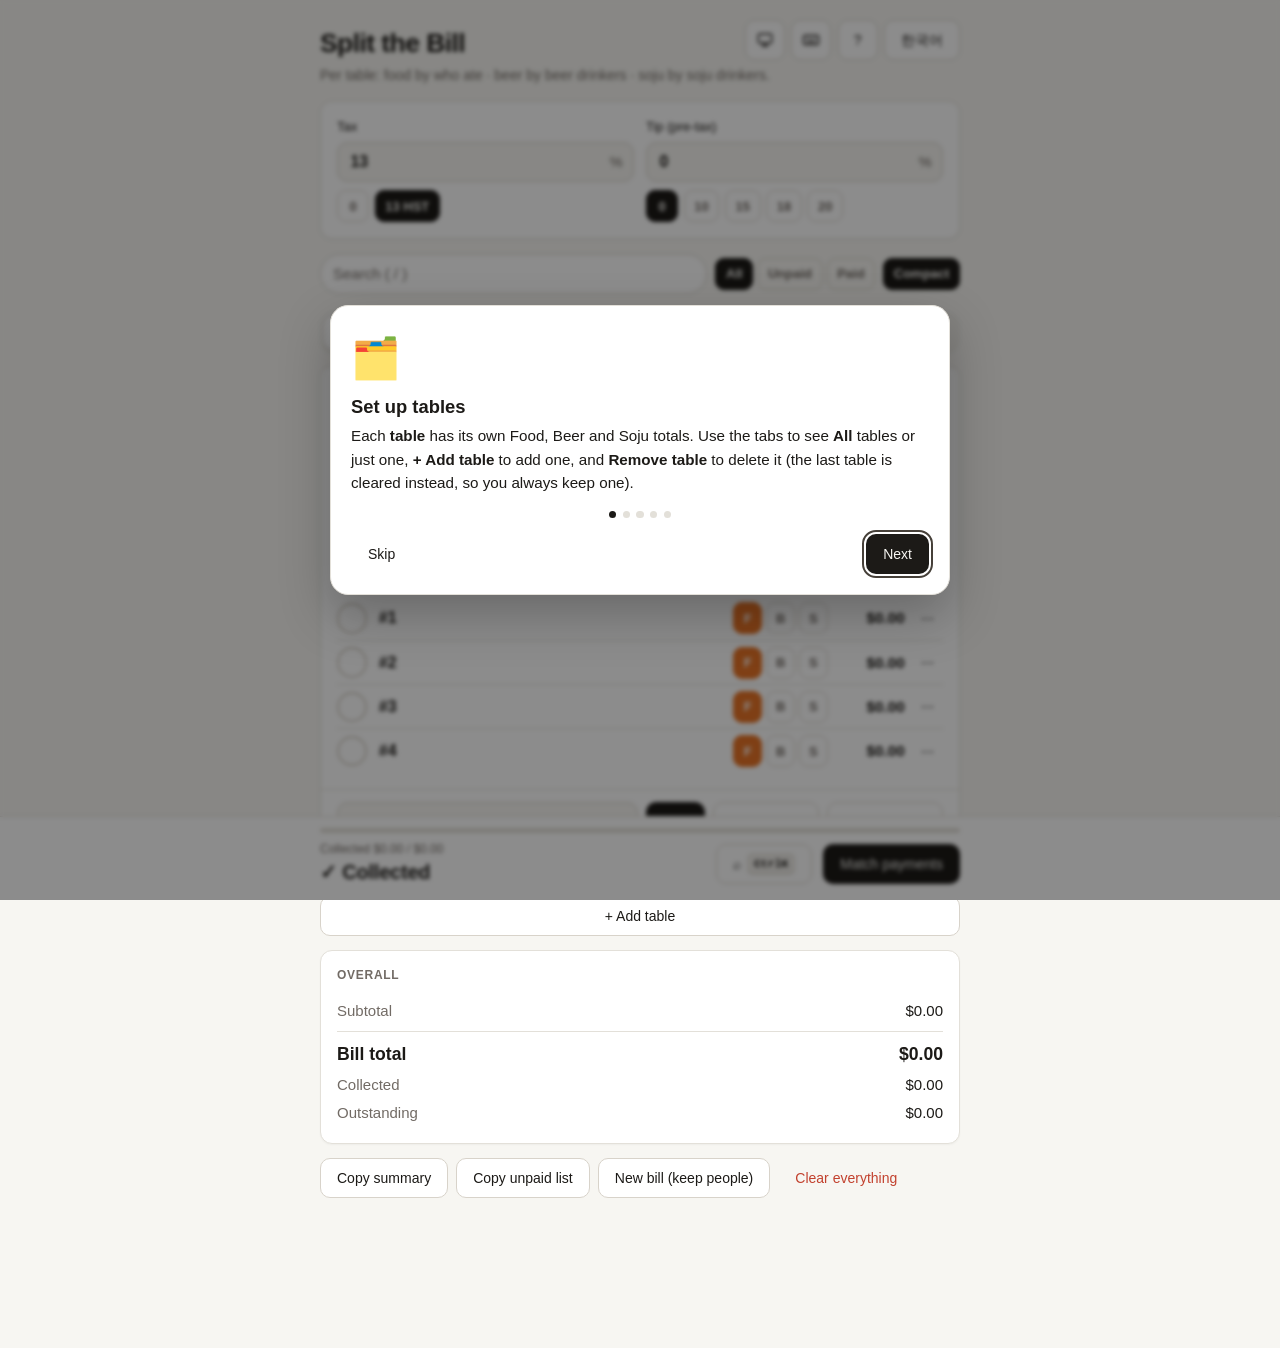
<file: index.html>
<!doctype html>
<html lang="en">
<head>
<meta charset="utf-8">
<meta name="viewport" content="width=device-width, initial-scale=1, viewport-fit=cover">
<title>Split the Bill</title>
<script>try{var th=localStorage.getItem('billsplit.theme');if(th==='light'||th==='dark')document.documentElement.dataset.theme=th}catch(e){}</script>
<link rel="stylesheet" href="ds.css">
<style>
/* App layer — tokens + ds.css components only (see ds.css rules) */
body{padding:16px 16px 150px}
main{max-width:640px;margin:0 auto}
h1{font-size:1.65rem;margin:.5rem 0 .15rem;letter-spacing:-.02em}
.top{display:flex;justify-content:space-between;align-items:center;gap:.5rem}
.top .acts{display:flex;gap:.4rem}
.sub{color:hsl(var(--muted-foreground));margin:0 0 1rem;font-size:.875rem}
.stack>*+*{margin-top:.9rem}
.row2{display:grid;grid-template-columns:minmax(0,1fr) minmax(0,1fr);gap:.75rem}
.chips{display:flex;flex-wrap:wrap;gap:.35rem;margin-top:.5rem}
.toolbar{display:flex;gap:.5rem;align-items:center;margin:.9rem 0;flex-wrap:wrap}
.toolbar .input{flex:1;min-width:150px;border-radius:999px;background:hsl(var(--card))}
.tabbar{position:sticky;top:0;z-index:4;padding:.25rem 0 .75rem;background:hsl(var(--background))}

/* table card */
.tcard{margin-bottom:.9rem;overflow:hidden}
.trow{display:flex;align-items:center;gap:.4rem}
.tname{flex:1;min-width:0;font-size:1.15rem;height:2.25rem}
.ttot{font-weight:700;font-variant-numeric:tabular-nums}
.tmeta{display:flex;gap:.7rem;flex-wrap:wrap;font-size:.75rem;color:hsl(var(--muted-foreground));margin:.1rem 0 .5rem}
.amt{display:grid;grid-template-columns:repeat(3,minmax(0,1fr));gap:.6rem;margin-top:.7rem}
.amt .label{display:flex;align-items:center;gap:.3rem}
.dot{width:.55rem;height:.55rem;border-radius:50%;display:inline-block}
.per{font-size:.72rem;color:hsl(var(--muted-foreground));margin-top:.3rem;min-height:1rem}
.bulk{display:flex;gap:.35rem;align-items:center;font-size:.8rem;color:hsl(var(--muted-foreground));flex-wrap:wrap;margin-top:.75rem}
.ppl{margin-top:.4rem}
.tfoot{padding:.75rem 1rem 1rem;border-top:1px solid hsl(var(--border))}
.tfoot .r{display:flex;gap:.5rem}
.qhint{font-size:.72rem;color:hsl(var(--muted-foreground));margin-top:.4rem}

/* person row */
.prow{display:grid;grid-template-columns:auto minmax(0,1fr) auto auto;grid-template-areas:"pay name owe more" ". tg tg tg";align-items:center;gap:.35rem .5rem;padding:.55rem 0;border-top:1px solid hsl(var(--border))}
.prow:first-child{border-top:0}
.dense .prow{grid-template-columns:auto minmax(0,1fr) auto auto auto;grid-template-areas:"pay name tg owe more";gap:.3rem .4rem;padding:.35rem 0}
.prow.hide{display:none}
.pay{grid-area:pay;width:1.9rem;height:1.9rem;border-radius:50%;border:2px solid hsl(var(--input));background:transparent;color:transparent;display:grid;place-items:center;padding:0;cursor:pointer}
.prow[data-state=paid] .pay{background:hsl(var(--success));border-color:hsl(var(--success));color:#fff}
.ncell{grid-area:name;min-width:0}
.ncell .input{height:2rem;font-size:1rem}
.stat{display:flex;gap:.3rem;align-items:center;padding-left:.25rem;min-height:0}
.stat:empty{display:none}
.tg{grid-area:tg}
.owe{grid-area:owe;font-weight:700;font-variant-numeric:tabular-nums;font-size:1.05rem;text-align:right;min-width:4.6rem}
.dense .owe{font-size:.95rem;min-width:4.4rem}
.prow[data-state=paid] .owe{color:hsl(var(--success))}
.more{grid-area:more}
.long{display:inline}.short{display:none}
.dense .long{display:none}.dense .short{display:inline}
.dense .toggle{min-width:1.8rem;padding:0 .4rem}
.det{grid-column:1/-1;display:grid;grid-template-columns:minmax(0,1fr) minmax(0,1fr);gap:.6rem;margin:.4rem 0 .2rem 2.4rem}
.det .full{grid-column:1/-1}
@media(max-width:440px){
  .dense .toggle{min-width:1.55rem;height:1.8rem;padding:0 .2rem}
  .dense .toggle-group{gap:.15rem}.dense .prow{gap:.2rem}
  .dense .owe{font-size:.88rem;min-width:3.7rem}.dense .pay{width:1.7rem;height:1.7rem}
  #cmdKbd{display:none}.bar .tot b{font-size:1.05rem}
}
.rhead{display:flex;align-items:center;gap:.5rem;margin:1rem 0 .4rem}
.rhead b{font-size:.9rem}.rhead .muted{font-size:.75rem}.rhead .btn{margin-left:auto}
.rchips{display:flex;flex-wrap:wrap;gap:.35rem}
.rchip{display:inline-flex;align-items:center;gap:.3rem;height:2.1rem;padding:0 .7rem}
.rchip small{font-size:.65rem;font-weight:700;opacity:.75;border:1px solid currentColor;border-radius:999px;padding:0 .3rem}
.rchip:disabled{opacity:.45;cursor:default}
.rchip.edit{border:1px solid hsl(var(--input));border-radius:calc(var(--radius) - 3px);font-size:.85rem;font-weight:500;padding:0 .2rem 0 .7rem}
.rchip.edit button{border:0;background:transparent;color:hsl(var(--muted-foreground));cursor:pointer;font-size:1.05rem;padding:0 .4rem;height:100%}
.rchip.edit button:hover{color:hsl(var(--destructive))}
.rbody{overflow:auto;max-height:52vh;padding-right:.2rem}
.radd{margin-top:.5rem;max-width:260px}
.tfoot .r{flex-wrap:wrap}.tfoot .r .input{flex:1 1 150px}
.flash{animation:flash 1.4s}
@keyframes flash{0%,40%{background:hsl(var(--warning-soft))}100%{background:transparent}}

/* breakdown */
.sum{display:flex;justify-content:space-between;padding:.2rem 0;font-size:.9375rem}
.sum.big{font-size:1.1rem;font-weight:700;border-top:1px solid hsl(var(--border));margin-top:.4rem;padding-top:.6rem}
.sum .m{color:hsl(var(--muted-foreground))}

/* bottom bar */
.bar{position:fixed;left:0;right:0;bottom:0;background:hsl(var(--card));border-top:1px solid hsl(var(--border));padding:.7rem 1rem calc(.8rem + env(safe-area-inset-bottom));z-index:5}
.bar .in{max-width:640px;margin:0 auto}
.bar .line{display:flex;gap:.7rem;align-items:center;margin-top:.5rem}
.bar .tot{flex:1;font-size:.75rem;color:hsl(var(--muted-foreground))}
.bar .tot b{display:block;font-size:1.25rem;color:hsl(var(--foreground));letter-spacing:-.01em}

/* dialogs */
.ob-ic{font-size:2.5rem;margin:.2rem 0 .4rem}
.ob-b{font-size:.95rem;line-height:1.55;margin:0}
.steps{display:flex;gap:.4rem;justify-content:center;margin:1rem 0 .25rem}
.steps i{width:.45rem;height:.45rem;border-radius:50%;background:hsl(var(--border))}
.steps i.on{background:hsl(var(--foreground))}
.keys{display:grid;grid-template-columns:auto 1fr;gap:.45rem .9rem;align-items:center;font-size:.9rem}
.keys h4{grid-column:1/-1;margin:.8rem 0 0;font-size:.7rem;letter-spacing:.06em;text-transform:uppercase;color:hsl(var(--muted-foreground))}
.keys .k{display:flex;gap:.25rem;flex-wrap:wrap;justify-content:flex-end}
.mlist{overflow:auto;max-height:44vh}
.mrow{border:1px solid hsl(var(--border));border-radius:calc(var(--radius) - 2px);padding:.6rem;margin-top:.5rem}
.mrow.ok{border-color:hsl(var(--success))}
.mrow .s{font-weight:600}
.mrow .raw{font-size:.72rem;color:hsl(var(--muted-foreground));font-weight:400;word-break:break-all}
.mgrid{display:grid;grid-template-columns:minmax(0,1fr) 96px;gap:.5rem;margin-top:.5rem}
.mnote{font-size:.75rem;margin-top:.4rem;color:hsl(var(--muted-foreground));display:flex;gap:.6rem;align-items:center;flex-wrap:wrap}
.mnote .good{color:hsl(var(--success));font-weight:600}.mnote .bad{color:hsl(var(--destructive));font-weight:600}.mnote .maybe{color:hsl(var(--warning));font-weight:600}
</style>
</head>
<body>
<main>
  <div class="top">
    <h1 data-i18n="title"></h1>
    <div class="acts">
      <button class="btn btn-outline btn-icon" id="themeBtn" aria-label="Theme"></button>
      <button class="btn btn-outline btn-icon" id="keysBtn" aria-label="Keyboard shortcuts" title="Keyboard shortcuts (?)"><svg width="18" height="18" viewBox="0 0 24 24" fill="none" stroke="currentColor" stroke-width="1.8" stroke-linecap="round" stroke-linejoin="round"><rect x="2" y="6" width="20" height="12" rx="2"/><path d="M6 10h.01M10 10h.01M14 10h.01M18 10h.01M7 14h10"/></svg></button>
      <button class="btn btn-outline btn-icon" id="help" aria-label="Guide">?</button>
      <button class="btn btn-outline" id="lang">한국어</button>
    </div>
  </div>
  <p class="sub" data-i18n="sub"></p>

  <section class="card"><div class="card-content">
    <div class="row2">
      <div>
        <label class="label" for="in-tax" data-i18n="tax"></label>
        <div class="input-group"><input id="in-tax" inputmode="decimal"><span>%</span></div>
        <div class="chips" id="taxchips"></div>
      </div>
      <div>
        <label class="label" for="in-tip" data-i18n="tip"></label>
        <div class="input-group"><input id="in-tip" inputmode="decimal"><span>%</span></div>
        <div class="chips" id="tipchips"></div>
      </div>
    </div>
  </div></section>

  <div class="toolbar">
    <input class="input" id="q" type="search" data-i18n-ph="search" autocomplete="off">
    <div class="toggle-group" id="filterchips"></div>
    <button class="toggle" id="dense" data-i18n="compact"></button>
  </div>

  <div class="tabbar"><div class="tabs-list" id="tabs" role="tablist"></div></div>
  <div id="tables"></div>
  <button class="btn btn-outline" id="addtable" style="width:100%;margin-bottom:.9rem" data-i18n="addtable"></button>

  <section class="card"><div class="card-content">
    <h2 class="card-title" data-i18n="breakdown"></h2>
    <div id="warn"></div>
    <div id="breakdown"></div>
  </div></section>

  <div style="display:flex;gap:.5rem;flex-wrap:wrap;margin-top:.9rem">
    <button class="btn btn-outline" id="copy" data-i18n="copy"></button>
    <button class="btn btn-outline" id="copyunpaid" data-i18n="copyunpaid"></button>
    <button class="btn btn-outline" id="new" data-i18n="newbill"></button>
    <button class="btn btn-destructive-ghost" id="clear" data-i18n="clearall"></button>
  </div>
</main>

<div class="bar"><div class="in">
  <div class="progress"><i id="gprog"></i></div>
  <div class="line">
    <div class="tot"><span data-i18n="collected"></span> <span id="gpaid"></span><b id="gleft"></b></div>
    <button class="btn btn-outline" id="cmdBtn" title="Ctrl/⌘ K">⌕ <span class="kbd" id="cmdKbd">⌘K</span></button>
    <button class="btn" id="match" data-i18n="match"></button>
  </div>
</div></div>
<div class="toast" id="toast"></div>

<!-- Onboarding -->
<dialog class="dialog" id="dlg-ob">
  <div class="ob-ic" id="ob-ic"></div>
  <h3 class="dialog-title" id="ob-t"></h3>
  <p class="ob-b" id="ob-b"></p>
  <div class="steps" id="ob-dots"></div>
  <div class="dialog-footer" style="justify-content:space-between">
    <button class="btn btn-ghost" id="ob-skip"></button>
    <div style="display:flex;gap:.5rem"><button class="btn btn-outline" id="ob-back"></button><button class="btn" id="ob-next"></button></div>
  </div>
</dialog>

<!-- Team roster -->
<dialog class="dialog" id="dlg-roster">
  <div style="display:flex;justify-content:space-between;align-items:center;gap:.5rem">
    <h3 class="dialog-title" data-i18n="rosterTitle"></h3>
    <button class="toggle" id="rosterMode" data-i18n="rosterEdit"></button>
  </div>
  <p class="dialog-desc" id="rosterDesc"></p>
  <form class="alert" id="rosterLock" hidden style="margin-bottom:.6rem">
    <div id="lockText" style="margin-bottom:.5rem"></div>
    <div style="display:flex;gap:.5rem"><input class="input input-sm" id="lockPw" type="password" autocomplete="off" data-i18n-ph="unlockPh" style="flex:1"><button class="btn btn-sm" type="submit" data-i18n="unlockBtn"></button></div>
  </form>
  <input class="input" id="rosterQ" type="search" data-i18n-ph="rosterSearch" autocomplete="off" style="margin-bottom:.25rem">
  <div class="rbody" id="rosterBody"></div>
  <div class="dialog-footer" style="align-items:center">
    <select class="select select-sm" id="rosterTarget" style="width:auto;margin-right:auto"></select>
    <button class="btn btn-outline" id="rosterImport" data-i18n="rosterImport" hidden></button>
    <button class="btn btn-destructive-ghost" id="rosterReset" data-i18n="rosterReset" hidden></button>
    <button class="btn btn-outline" data-close data-i18n="cancel" id="rosterCancel"></button>
    <button class="btn" id="rosterAdd"></button>
  </div>
</dialog>
<datalist id="rosterNames"></datalist>

<!-- Import roster chart -->
<dialog class="dialog" id="dlg-rimport">
  <h3 class="dialog-title" data-i18n="rosterImportTitle"></h3>
  <p class="dialog-desc" data-i18n="rosterImportHint"></p>
  <textarea class="textarea" id="rimpTxt" style="min-height:11rem" placeholder="Directing (2)&#10;* Hana Yoon&#10;* Ian Jung&#10;&#10;Cast (2)&#10;* Alex Kim (A)&#10;* Bora Lee (B)"></textarea>
  <div class="dialog-footer"><button class="btn btn-outline" data-close data-i18n="cancel"></button><button class="btn" id="rimpGo" data-i18n="rosterImportGo"></button></div>
</dialog>

<!-- Shortcuts -->
<dialog class="dialog" id="dlg-keys">
  <h3 class="dialog-title" data-i18n="keysTitle"></h3>
  <p class="dialog-desc" data-i18n="keysDesc"></p>
  <div class="keys" id="keysBody"></div>
  <div class="dialog-footer"><button class="btn" data-close data-i18n="done"></button></div>
</dialog>

<!-- Command palette -->
<dialog class="dialog" id="dlg-cmd" style="padding:.75rem">
  <input class="command-input" id="cmdIn" autocomplete="off" data-i18n-ph="cmdPh">
  <div class="command-list" id="cmdList" role="listbox"></div>
  <div class="muted" style="font-size:.72rem;padding:.6rem .25rem 0;display:flex;gap:.8rem;flex-wrap:wrap" id="cmdFoot"></div>
</dialog>

<!-- Paste names -->
<dialog class="dialog" id="dlg-paste">
  <h3 class="dialog-title" data-i18n="pasteTitle"></h3>
  <p class="dialog-desc" data-i18n="pasteHint"></p>
  <textarea class="textarea" id="pasteTxt" placeholder="Jisoo Park&#10;Minho Lee, minho@mail.com&#10;Tom Baek"></textarea>
  <div class="dialog-footer"><button class="btn btn-outline" data-close data-i18n="cancel"></button><button class="btn" id="pasteGo" data-i18n="add"></button></div>
</dialog>

<!-- Match payments -->
<dialog class="dialog" id="dlg-match">
  <h3 class="dialog-title" data-i18n="matchTitle"></h3>
  <p class="dialog-desc" data-i18n="matchHint"></p>
  <textarea class="textarea" id="matchTxt" placeholder="Jisoo Park sent you $28.50&#10;minho.lee@mail.com, 31.20&#10;JS PARK  $25"></textarea>
  <div class="mlist" id="matchList"></div>
  <div class="dialog-footer"><button class="btn btn-outline" data-close data-i18n="cancel"></button><button class="btn btn-outline" id="matchParse" data-i18n="parse"></button><button class="btn" id="matchApply" data-i18n="apply" hidden></button></div>
</dialog>

<script>
const $ = s => document.querySelector(s);
const KEY = 'billsplit.v2';
const CATS = [['f','food'],['b','beer'],['s','soju']];
const IS_MAC = /Mac|iPhone|iPad/.test(navigator.platform||navigator.userAgent);
const MOD = IS_MAC ? '⌘' : 'Ctrl', ALT = IS_MAC ? '⌥' : 'Alt';
const I18N = {
 en:{unlockText:'🔒 Showing the sample roster. Enter the team password to load the real one.',unlockPh:'Team password',unlockBtn:'Unlock',unlockBad:'Wrong password',unlockDone:'Team roster unlocked',unlockErr:'Could not load the roster file',confirmUnlock:'Replace your edited roster with the team roster?',theme:'Theme',theme_system:'System',theme_light:'Light',theme_dark:'Dark',rosterImport:'Import chart',rosterImportTitle:'Import roster chart',rosterImportHint:'Paste your team chart: a heading with a count like “Directing (7)”, then one name per line. Bullets and (A)/(B) cast tags are fine. This replaces the current roster.',rosterImportGo:'Replace roster',rosterImportEmpty:'No names found.',rosterConfirmReplace:'Replace the current roster with this chart?',rosterTitle:'Team roster',rosterBtn:'From roster',rosterEdit:'Edit roster',rosterDone:'Pick people',rosterDescPick:'Tap names to select, then add them to the table.',rosterDescEdit:'Add or remove people and groups. Emails and e-transfer names you link are remembered here.',rosterAddN:'Add {x}',rosterSearch:'Search roster…',rosterAddM:'Add member…',rosterAddG:'New group name…',rosterReset:'Reset to default',rosterConfirmReset:'Reset the roster to the default team list? Your edits will be lost.',rosterSelAll:'Select all',rosterClear:'Clear',confirmDelGroup:'Delete this group and its members?',kRoster:'Open team roster',aRoster:'Team roster',rosterAdded:'Added {x} from roster',rosterNone:'No one matches.',title:'Split the Bill',sub:'Per table: food by who ate · beer by beer drinkers · soju by soju drinkers.',food:'Food',beer:'Beer',soju:'Soju',foodS:'F',beerS:'B',sojuS:'S',tax:'Tax',tip:'Tip (pre-tax)',hst:'13 HST',
  everyone:'Everyone:',addname:'Add person — type a name, press Enter',add:'Add',paste:'Paste names',addtable:'+ Add table',allTab:'All',table:'Table',breakdown:'Overall',copy:'Copy summary',copyunpaid:'Copy unpaid list',newbill:'New bill (keep people)',clearall:'Clear everything',
  qhint:'Press Enter to add the next person · paste a list to add many',
  removeTable:'Remove table',clearTable:'Clear table',confirmTable:'Remove this table? Its people move to the first table.',confirmClearTable:'This is the last table. Clear its people and amounts?',
  collected:'Collected',left:'left',ppl:'ppl',each:'each',nobodyPicked:'nobody picked',noOne:'{x}: no one is marked — that amount isn\'t split.',subtotal:'Subtotal',billTotal:'Bill total',collectedRow:'Collected',outstanding:'Outstanding',extra:'Extra',short:'Short',
  nameph:'Name',search:'Search ( / )',all:'All',unpaid:'Unpaid',paidF:'Paid',compact:'Compact',removed:'Removed {x}',added:'Added {x}',copied:'Copied!',fresh:'Fresh bill',confirmClear:'Clear all tables, amounts and people?',
  email:'Email',aliases:'Names used when paying (comma-separated)',moveTo:'Table',received:'Received $',remove:'Remove',details:'Details',hide:'Hide',paidMark:'Mark paid',collapse:'Collapse',
  pasteTitle:'Paste names',pasteHint:'One person per line. An email after the name is optional.',cancel:'Cancel',done:'Got it',next:'Next',back:'Back',skip:'Skip',
  match:'Match payments',matchTitle:'Match e-transfers',matchHint:'Paste what you see in your bank or Interac emails — a name or email and the amount, one per line.',parse:'Find matches',apply:'Mark paid',
  who:'— who is this? —',remember:'Remember this name',exactM:'matched',maybeM:'possible match',noneM:'no match',already:'already paid',owes:'owes {x}',diffM:'differs from {x}',nothing:'Nothing found in that text.',applied:'Marked {x} paid',
  sumTitle:'🍽 Bill split — total {x}',unpaidTitle:'💸 Still owed',allPaid:'Everyone has paid 🎉',taxL:'Tax',tipL:'Tip',sep:' / ',
  cmdPh:'Find a person or run an action…',cmdPeople:'People',cmdActions:'Actions',cmdNone:'No results',cmdGo:'go to',cmdPaid:'toggle paid',cmdNav:'navigate',aNewTable:'New table',aMatch:'Match payments',aKeys:'Keyboard shortcuts',aDense:'Toggle compact rows',aGuide:'Quick guide',
  keysTitle:'Keyboard shortcuts',keysDesc:'Everything you need to work through a long list without the mouse.',
  gGlobal:'Anywhere',gName:'In a person\'s name field',gQuick:'In the “add person” field',gPalette:'In the find palette',
  kSearch:'Focus search',kKeys:'Show shortcuts',kFind:'Find a person / run action',kTabs:'Previous / next tab',kNewT:'New table',kMatch:'Match payments',kDense:'Toggle compact',
  kMove:'Next / previous person (end of list → add field)',kTag:'Toggle Food / Beer / Soju',kPaid:'Toggle paid',kDet:'Open details',
  kAdd:'Add person (stays focused)',kPasteMany:'Paste a list to add many at once',kClear:'Clear field',kNavP:'Move selection',kGoP:'Go to person',kPaidP:'Toggle paid for selected',
  ob1t:'Set up tables',ob1:'Each <b>table</b> has its own Food, Beer and Soju totals. Use the tabs to see <b>All</b> tables or just one, <b>+ Add table</b> to add one, and <b>Remove table</b> to delete it (the last table is cleared instead, so you always keep one).',
  ob2t:'Add people fast',ob2:'Type a name in the field at the bottom of a table and press <b>Enter</b> — it stays focused for the next one. Or tap <b>From roster</b> to pick your team in one go, or paste a whole list. Then tap <b>F / B / S</b> on each person to set who had food, beer or soju.',
  ob3t:'Mark who paid',ob3:'Tap the <b>circle</b> next to a name when they pay. The bottom bar tracks collected vs left. Filter by <b>Unpaid</b>, switch to <b>Compact</b> for one-line rows, and use <b>Copy unpaid list</b> for reminders.',
  ob4t:'Match e-transfers',ob4:'Tap <b>Match payments</b> and paste sender names/emails with amounts. It links them to people and can <b>remember</b> odd spellings. Add emails and other names under a person\'s <b>Details</b>.',
  ob5t:'Keyboard friendly',ob5:'Press <span class="kbd">?</span> any time for all shortcuts. Highlights: <span class="kbd">{mod}</span><span class="kbd">K</span> find a person, <span class="kbd">↑</span><span class="kbd">↓</span><span class="kbd">Enter</span> move between names, <span class="kbd">{alt}</span><span class="kbd">F</span>/<span class="kbd">B</span>/<span class="kbd">S</span> toggle items, <span class="kbd">{alt}</span><span class="kbd">P</span> mark paid.'},
 ko:{unlockText:'🔒 지금은 샘플 명단이에요. 팀 비밀번호를 입력하면 실제 명단을 불러와요.',unlockPh:'팀 비밀번호',unlockBtn:'잠금 해제',unlockBad:'비밀번호가 틀렸어요',unlockDone:'팀 명단을 불러왔어요',unlockErr:'명단 파일을 불러오지 못했어요',confirmUnlock:'수정한 명단을 팀 명단으로 대체할까요?',theme:'테마',theme_system:'시스템',theme_light:'라이트',theme_dark:'다크',rosterImport:'명단 가져오기',rosterImportTitle:'명단 표 가져오기',rosterImportHint:'팀 명단 표를 붙여넣으세요: “연출팀 (7)”처럼 인원수가 붙은 제목 아래에 한 줄에 한 명. 글머리 기호와 (A)/(B) 표시도 괜찮아요. 현재 명단은 대체돼요.',rosterImportGo:'명단 대체',rosterImportEmpty:'이름을 찾지 못했어요.',rosterConfirmReplace:'현재 명단을 이 표로 대체할까요?',rosterTitle:'팀 명단',rosterBtn:'명단에서',rosterEdit:'명단 편집',rosterDone:'사람 선택',rosterDescPick:'이름을 눌러 선택한 뒤 테이블에 추가하세요.',rosterDescEdit:'사람과 그룹을 추가/삭제하세요. 연결한 이메일과 송금 이름은 여기에 저장돼요.',rosterAddN:'{x} 추가',rosterSearch:'명단 검색…',rosterAddM:'멤버 추가…',rosterAddG:'새 그룹 이름…',rosterReset:'기본값으로 되돌리기',rosterConfirmReset:'명단을 기본 팀 목록으로 되돌릴까요? 수정한 내용은 사라져요.',rosterSelAll:'전체 선택',rosterClear:'선택 해제',confirmDelGroup:'이 그룹과 멤버를 삭제할까요?',kRoster:'팀 명단 열기',aRoster:'팀 명단',rosterAdded:'명단에서 {x} 추가됨',rosterNone:'일치하는 사람이 없어요.',title:'더치페이',sub:'테이블별로: 음식은 먹은 사람끼리 · 맥주는 마신 사람끼리 · 소주는 마신 사람끼리.',food:'음식',beer:'맥주',soju:'소주',foodS:'음',beerS:'맥',sojuS:'소',tax:'세금',tip:'팁 (세전)',hst:'13 HST',
  everyone:'전체:',addname:'사람 추가 — 이름 입력 후 Enter',add:'추가',paste:'이름 붙여넣기',addtable:'+ 테이블 추가',allTab:'전체',table:'테이블',breakdown:'전체',copy:'요약 복사',copyunpaid:'미납 목록 복사',newbill:'새 계산 (인원 유지)',clearall:'전체 초기화',
  qhint:'Enter로 다음 사람 추가 · 목록을 붙여넣으면 한 번에 추가',
  removeTable:'테이블 삭제',clearTable:'테이블 비우기',confirmTable:'이 테이블을 삭제할까요? 인원은 첫 번째 테이블로 이동해요.',confirmClearTable:'마지막 테이블이에요. 인원과 금액을 비울까요?',
  collected:'걷은 금액',left:'남음',ppl:'명',each:'씩',nobodyPicked:'선택된 사람 없음',noOne:'{x}: 선택한 사람이 없어 해당 금액이 나뉘지 않아요.',subtotal:'소계',billTotal:'총 금액',collectedRow:'걷은 금액',outstanding:'미수금',extra:'남는 금액',short:'부족',
  nameph:'이름',search:'검색 ( / )',all:'전체',unpaid:'미납',paidF:'납부',compact:'간단히',removed:'{x} 삭제됨',added:'{x} 추가됨',copied:'복사됨!',fresh:'새 계산서',confirmClear:'모든 테이블, 금액, 인원을 초기화할까요?',
  email:'이메일',aliases:'송금 시 사용한 이름 (쉼표로 구분)',moveTo:'테이블',received:'받은 금액 $',remove:'삭제',details:'상세',hide:'닫기',paidMark:'납부 표시',collapse:'접기',
  pasteTitle:'이름 붙여넣기',pasteHint:'한 줄에 한 명. 이름 뒤에 이메일을 써도 돼요.',cancel:'취소',done:'확인',next:'다음',back:'이전',skip:'건너뛰기',
  match:'입금 확인',matchTitle:'이체 내역 매칭',matchHint:'은행 내역이나 Interac 이메일에서 보낸 사람(이름 또는 이메일)과 금액을 한 줄에 하나씩 붙여넣으세요.',parse:'매칭 찾기',apply:'납부 처리',
  who:'— 누구인가요? —',remember:'이 이름 기억하기',exactM:'일치',maybeM:'추정 일치',noneM:'일치 없음',already:'이미 납부됨',owes:'{x} 내야 함',diffM:'{x}와 다름',nothing:'붙여넣은 내용에서 찾지 못했어요.',applied:'{x}명 납부 처리',
  sumTitle:'🍽 정산 — 합계 {x}',unpaidTitle:'💸 아직 안 낸 사람',allPaid:'모두 납부 완료 🎉',taxL:'세금',tipL:'팁',sep:' / ',
  cmdPh:'사람을 찾거나 명령 실행…',cmdPeople:'사람',cmdActions:'명령',cmdNone:'결과 없음',cmdGo:'이동',cmdPaid:'납부 전환',cmdNav:'이동',aNewTable:'새 테이블',aMatch:'입금 확인',aKeys:'단축키',aDense:'간단히 보기 전환',aGuide:'사용 가이드',
  keysTitle:'단축키',keysDesc:'긴 명단도 마우스 없이 빠르게 처리하세요.',
  gGlobal:'어디서나',gName:'사람 이름 입력란에서',gQuick:'“사람 추가” 입력란에서',gPalette:'찾기 창에서',
  kSearch:'검색으로 이동',kKeys:'단축키 보기',kFind:'사람 찾기 / 명령 실행',kTabs:'이전 / 다음 탭',kNewT:'새 테이블',kMatch:'입금 확인',kDense:'간단히 보기 전환',
  kMove:'다음 / 이전 사람 (끝에서 → 추가 입력란)',kTag:'음식 / 맥주 / 소주 전환',kPaid:'납부 전환',kDet:'상세 열기',
  kAdd:'사람 추가 (계속 입력 가능)',kPasteMany:'목록을 붙여넣어 한 번에 추가',kClear:'입력 지우기',kNavP:'선택 이동',kGoP:'해당 사람으로 이동',kPaidP:'선택한 사람 납부 전환',
  ob1t:'테이블 설정',ob1:'<b>테이블</b>마다 음식·맥주·소주 금액이 따로 있어요. 탭으로 <b>전체</b> 또는 한 테이블만 보고, <b>+ 테이블 추가</b>로 만들고, <b>테이블 삭제</b>로 지워요 (마지막 테이블은 삭제 대신 비워져서 항상 하나는 남아요).',
  ob2t:'빠르게 사람 추가',ob2:'테이블 아래 입력란에 이름을 쓰고 <b>Enter</b> — 계속 입력할 수 있어요. <b>명단에서</b>로 팀원을 한 번에 고르거나 목록을 통째로 붙여넣어도 돼요. 이후 <b>음 / 맥 / 소</b> 버튼으로 누가 뭘 먹었는지 정하세요.',
  ob3t:'납부 표시',ob3:'입금하면 이름 옆 <b>동그라미</b>를 누르세요. 아래 바에서 걷은 금액과 남은 금액을 볼 수 있어요. <b>미납</b> 필터, 한 줄 보기 <b>간단히</b>, <b>미납 목록 복사</b>를 활용하세요.',
  ob4t:'이체 내역 매칭',ob4:'<b>입금 확인</b>을 누르고 보낸 사람 이름/이메일과 금액을 붙여넣으세요. 사람과 자동 연결되고 특이한 이름은 <b>기억</b>해요. 이메일과 다른 이름은 사람의 <b>상세</b>에서 추가해요.',
  ob5t:'키보드로 빠르게',ob5:'언제든 <span class="kbd">?</span> 로 모든 단축키를 볼 수 있어요. 주요: <span class="kbd">{mod}</span><span class="kbd">K</span> 사람 찾기, <span class="kbd">↑</span><span class="kbd">↓</span><span class="kbd">Enter</span> 이름 간 이동, <span class="kbd">{alt}</span><span class="kbd">F</span>/<span class="kbd">B</span>/<span class="kbd">S</span> 항목 전환, <span class="kbd">{alt}</span><span class="kbd">P</span> 납부 표시.'}
};
let LANG = (navigator.language||'').startsWith('ko') ? 'ko' : 'en';
try { LANG = localStorage.getItem('billsplit.lang') || LANG; } catch {}
const t = (k,x) => (I18N[LANG][k] ?? I18N.en[k] ?? k).replace('{x}', x ?? '').replace('{mod}',MOD).replace('{alt}',ALT);
function applyLang(){
  document.documentElement.lang = LANG; document.title = t('title');
  document.querySelectorAll('[data-i18n]').forEach(e=>e.textContent=t(e.dataset.i18n));
  document.querySelectorAll('[data-i18n-ph]').forEach(e=>e.placeholder=t(e.dataset.i18nPh));
  $('#lang').textContent = LANG==='ko' ? 'English' : '한국어';
  $('#cmdKbd').textContent = MOD+'K';
}

// ---------- team roster (preset)
function defaultRoster(){
  const g = (name,list)=>({id:uid(),name,members:list.map(x=>{ const [n,tag] = Array.isArray(x)?x:[x,'']; return {id:uid(),name:n,alias:'',email:'',tag}; })});
  return {groups:[
    g('Cast · Leads',[['Alex Kim','A'],['Bora Lee','A'],['Chris Park','B'],['Dana Choi (Dee)','B']]),
    g('Cast · Ensemble',['Eli Han','Fiona Seo','Gus Moon']),
    g('Directing',['Hana Yoon','Ian Jung']),
    g('Production',['Jin Baek','Kay Song (Katie)','Leo Shin'])
  ]};
}
const allMembers = () => S.roster.groups.flatMap(g=>g.members);
const findMember = id => allMembers().find(m=>m.id===id);
function rosterAliases(m){
  const seen = new Set([nn(m.name)]), out = [];
  [...m.name.split(/[()\/]/),...String(m.alias||'').split(/[,;]/)].map(x=>x.trim()).filter(Boolean).forEach(x=>{ const k = nn(x); if(k && !seen.has(k)){ seen.add(k); out.push(x); } });
  return out.join(', ');
}
function findRoster(name){
  const key = nn(name); if(key.length<2) return null;
  const hits = allMembers().filter(m=>[m.name,...m.name.split(/[()\/]/),...String(m.alias||'').split(/[,;]/)].map(nn).filter(Boolean).includes(key));
  return hits.length && new Set(hits.map(h=>nn(h.name))).size===1 ? hits[0] : null;
}
function syncRoster(p){ if(!p.rid) return; const m = findMember(p.rid); if(m){ m.email = p.email||''; m.alias = p.alias||''; } }

// ---------- state
let uidN = 0; const uid = () => Date.now().toString(36)+(uidN++);
const mkPerson = (tid,name,email='',tags={}) => ({id:uid(),tid,name,f:tags.f??true,b:!!tags.b,s:!!tags.s,email,alias:'',paid:false,got:''});
const mkTable = () => ({id:uid(),name:'',amt:{f:'',b:'',s:''}});
function blank(){ const tb = mkTable(); return {tax:'13',tip:'0',tables:[tb],people:[1,2,3,4].map(i=>mkPerson(tb.id,'#'+i)),roster:defaultRoster()}; }
function load(){
  try{ const v2 = JSON.parse(localStorage.getItem(KEY)); if(v2 && v2.tables && v2.tables.length) return v2; }catch{}
  try{ const v1 = JSON.parse(localStorage.getItem('billsplit.v1'));
    if(v1 && v1.people){ const tb = mkTable(); tb.amt = {f:v1.amt.food,b:v1.amt.beer,s:v1.amt.soju};
      return {tax:v1.tax,tip:v1.tip,tables:[tb],people:v1.people.map(p=>({...mkPerson(tb.id,p.name),f:p.f,b:p.b,s:p.s}))}; }
  }catch{}
  return blank();
}
let S = load(); if(!S.roster) S.roster = defaultRoster();

const UI = {open:new Set(), collapsed:new Set(), filter:'all', q:'', view:'all', dense:window.matchMedia('(min-width:520px)').matches};
try{ const d = localStorage.getItem('billsplit.dense'); if(d!==null) UI.dense = d==='1'; }catch{}
const save = () => { try { localStorage.setItem(KEY, JSON.stringify(S)); } catch {} };
const num = v => { const n = parseFloat(String(v).replace(/[^0-9.]/g,'')); return isFinite(n) ? n : 0; };
const $$ = n => '$' + (Math.round(n*100)/100).toFixed(2);
const esc = s => String(s??'').replace(/[&<>"]/g, c=>({'&':'&amp;','<':'&lt;','>':'&gt;','"':'&quot;'}[c]));
const tname = tb => tb.name || t('table')+' '+(S.tables.indexOf(tb)+1);
const P = id => S.people.find(p=>p.id===id);
const chev = open => `<svg width="18" height="18" viewBox="0 0 16 16" fill="none" stroke="currentColor" stroke-width="2.2" stroke-linecap="round" stroke-linejoin="round" aria-hidden="true"><path d="${open?'M3.5 6l4.5 4.5L12.5 6':'M6 3.5l4.5 4.5L6 12.5'}"/></svg>`;
const ICON_CHECK = '<svg width="16" height="16" viewBox="0 0 16 16" fill="none" stroke="currentColor" stroke-width="2.4" stroke-linecap="round" stroke-linejoin="round"><path d="M3 8.5l3.2 3.2L13 4.8"/></svg>';

// ---------- calc
function calc(){
  const mult = 1 + num(S.tax)/100 + num(S.tip)/100;
  const owe = {}, tabs = {}; const lost = [];
  S.tables.forEach(tb=>{
    const A = {f:num(tb.amt.f),b:num(tb.amt.b),s:num(tb.amt.s)}, n = {f:0,b:0,s:0};
    const mem = S.people.filter(p=>p.tid===tb.id);
    mem.forEach(p=>CATS.forEach(([k])=>{ if(p[k]) n[k]++; }));
    const share = {}; CATS.forEach(([k,l])=>{ share[k] = n[k] ? A[k]/n[k] : 0; if(A[k]>0 && !n[k]) lost.push(tname(tb)+' · '+t(l)); });
    mem.forEach(p=>{ const base = CATS.reduce((s,[k])=>s+(p[k]?share[k]:0),0); owe[p.id] = Math.round(base*mult*100)/100; });
    tabs[tb.id] = {A,n,share,sub:A.f+A.b+A.s,bill:(A.f+A.b+A.s)*mult,mem};
  });
  const got = {}; S.people.forEach(p=>{ got[p.id] = p.paid ? (p.got!=='' ? num(p.got) : (owe[p.id]||0)) : 0; });
  const vals = o => Object.values(o);
  const bill = vals(tabs).reduce((s,x)=>s+x.bill,0), sub = vals(tabs).reduce((s,x)=>s+x.sub,0);
  const owed = vals(owe).reduce((s,x)=>s+x,0), collected = vals(got).reduce((s,x)=>s+x,0);
  return {mult,owe,tabs,lost,got,bill,sub,owed,collected,left:owed-collected};
}

// ---------- render
function personHTML(p){
  const open = UI.open.has(p.id);
  return `<div class="prow" data-pid="${p.id}" data-state="${p.paid?'paid':'unpaid'}">
    <button class="pay" data-act="paid" aria-label="${t('paidMark')}" aria-pressed="${p.paid}">${ICON_CHECK}</button>
    <div class="ncell"><input class="input input-ghost" data-pf="name" value="${esc(p.name)}" placeholder="${t('nameph')}" autocomplete="off" aria-label="${t('nameph')}"><div class="stat" data-stat></div></div>
    <div class="toggle-group tg">${CATS.map(([k,l])=>`<button class="toggle" data-act="tag" data-k="${k}" data-tone="${l}" data-state="${p[k]?'on':'off'}" aria-pressed="${!!p[k]}" title="${t(l)}"><span class="long">${t(l)}</span><span class="short">${t(l+'S')}</span></button>`).join('')}</div>
    <div class="owe" data-owe></div>
    <button class="btn btn-ghost btn-sm btn-icon more" data-act="more" aria-expanded="${open}" aria-label="${t('details')}" title="${t('details')} (${ALT}+D)">${open?`<svg width="18" height="18" viewBox="0 0 16 16" fill="none" stroke="currentColor" stroke-width="2.2" stroke-linecap="round" stroke-linejoin="round"><path d="M3.5 10l4.5-4.5L12.5 10"/></svg>`:'⋯'}</button>
    ${open?`<div class="det">
      <div class="full"><label class="label">${t('email')}</label><input class="input input-sm" data-pf="email" type="email" value="${esc(p.email)}" autocomplete="off"></div>
      <div class="full"><label class="label">${t('aliases')}</label><input class="input input-sm" data-pf="alias" value="${esc(p.alias)}" autocomplete="off"></div>
      <div><label class="label">${t('moveTo')}</label><select class="select select-sm" data-pf="tid">${S.tables.map(tb=>`<option value="${tb.id}" ${tb.id===p.tid?'selected':''}>${esc(tname(tb))}</option>`).join('')}</select></div>
      <div><label class="label">${t('received')}</label><input class="input input-sm" data-pf="got" inputmode="decimal" value="${esc(p.got)}" placeholder="auto"></div>
      <div class="full"><button class="btn btn-destructive-ghost btn-sm" data-act="del">${t('remove')}</button></div>
    </div>`:''}
  </div>`;
}
function tableHTML(tb){
  const col = UI.collapsed.has(tb.id), only = S.tables.length===1;
  return `<section class="card tcard" data-tid="${tb.id}">
    <div class="card-header">
      <div class="trow">
        <button class="btn btn-ghost btn-sm btn-icon" data-act="collapse" aria-label="${t('collapse')}" aria-expanded="${!col}">${chev(!col)}</button>
        <input class="input input-ghost tname" data-tf="name" value="${esc(tb.name)}" placeholder="${esc(tname(tb))}" autocomplete="off">
        <div class="ttot" data-ttot></div>
        <button class="btn btn-destructive-ghost btn-sm" data-act="deltable">${only?t('clearTable'):t('removeTable')}</button>
      </div>
      <div class="tmeta" data-tmeta></div>
      <div class="progress"><i data-tprog></i></div>
    </div>
    <div class="card-content" ${col?'hidden':''} style="padding-top:.2rem">
      <div class="amt">
        ${CATS.map(([k,l])=>`<div><label class="label"><i class="dot" style="background:hsl(var(--${l}))"></i>${t(l)}</label>
          <div class="input-group"><span>$</span><input data-amt="${k}" inputmode="decimal" placeholder="0.00" value="${esc(tb.amt[k])}"></div>
          <div class="per" data-per="${k}"></div></div>`).join('')}
      </div>
      <div class="bulk">${t('everyone')}${CATS.map(([k,l])=>`<button class="toggle" data-act="bulk" data-k="${k}" data-tone="${l}" data-state="off" style="height:1.7rem">${t(l)}</button>`).join('')}</div>
      <div class="ppl">${S.people.filter(p=>p.tid===tb.id).map(personHTML).join('')}</div>
    </div>
    <div class="tfoot" ${col?'hidden':''}>
      <div class="r"><input class="input" data-newname list="rosterNames" placeholder="${esc(t('addname'))}" enterkeyhint="done" autocomplete="off" aria-label="${esc(t('addname'))}">
        <button class="btn" data-act="add">${t('add')}</button>
        <button class="btn btn-outline" data-act="roster">${t('rosterBtn')}</button>
        <button class="btn btn-outline" data-act="paste">${t('paste')}</button></div>
      <div class="qhint">${t('qhint')}</div>
    </div>
  </section>`;
}
function renderAll(){
  $('#rosterNames').innerHTML = allMembers().map(m=>`<option value="${esc(m.name)}"></option>`).join('');
  if(UI.view!=='all' && !S.tables.some(x=>x.id===UI.view)) UI.view='all';
  $('#tabs').innerHTML = `<button class="tabs-trigger" role="tab" data-state="${UI.view==='all'?'active':'inactive'}" data-tab="all">${t('allTab')}</button>`
    + S.tables.map(tb=>`<button class="tabs-trigger" role="tab" data-state="${UI.view===tb.id?'active':'inactive'}" data-tab="${tb.id}">${esc(tname(tb))}<span class="count">${S.people.filter(p=>p.tid===tb.id).length}</span></button>`).join('')
    + `<button class="tabs-trigger" data-variant="add" data-tab="+">${t('addtable')}</button>`;
  $('#tables').className = UI.dense ? 'dense' : '';
  $('#dense').dataset.state = UI.dense ? 'on' : 'off';
  $('#tables').innerHTML = S.tables.filter(tb=>UI.view==='all'||tb.id===UI.view).map(tableHTML).join('');
  update();
}
function toggles(el, opts, get, set){
  el.innerHTML = opts.map(o=>`<button class="toggle" data-state="${String(get())===String(o[0])?'on':'off'}" data-v="${o[0]}">${o[1]}</button>`).join('');
  el.onclick = e => { const b = e.target.closest('.toggle'); if(b) set(b.dataset.v); };
}
function renderChips(){
  toggles($('#taxchips'), [[0,'0'],[13,t('hst')]], ()=>S.tax, v=>{S.tax=v; $('#in-tax').value=v; update();});
  toggles($('#tipchips'), [[0,'0'],[10,'10'],[15,'15'],[18,'18'],[20,'20']], ()=>S.tip, v=>{S.tip=v; $('#in-tip').value=v; update();});
  toggles($('#filterchips'), [['all',t('all')],['unpaid',t('unpaid')],['paid',t('paidF')]], ()=>UI.filter, v=>{UI.filter=v; update();});
}
function update(){
  const c = calc();
  S.tables.forEach(tb=>{
    const el = document.querySelector(`[data-tid="${tb.id}"]`); if(!el) return;
    const x = c.tabs[tb.id];
    CATS.forEach(([k])=>{ el.querySelector(`[data-per="${k}"]`).textContent = x.n[k] ? `${x.n[k]}${LANG==='ko'?'':' '}${t('ppl')} · ${$$(x.share[k])} ${t('each')}` : (x.A[k]>0 ? t('nobodyPicked') : ''); });
    el.querySelector('[data-ttot]').textContent = $$(x.bill);
    const paidN = x.mem.filter(p=>p.paid).length, tOwed = x.mem.reduce((s,p)=>s+(c.owe[p.id]||0),0), tGot = x.mem.reduce((s,p)=>s+c.got[p.id],0);
    el.querySelector('[data-tmeta]').innerHTML = `<span>${x.mem.length}${LANG==='ko'?'':' '}${t('ppl')}</span><span>✓ ${paidN}/${x.mem.length}</span><span>${$$(tGot)} / ${$$(tOwed)}</span>`;
    el.querySelector('[data-tprog]').style.width = tOwed>0 ? Math.min(100,tGot/tOwed*100)+'%' : '0';
    CATS.forEach(([k])=>{ const b = el.querySelector(`.bulk [data-k="${k}"]`); if(b) b.dataset.state = x.mem.length && x.mem.every(p=>p[k]) ? 'on' : 'off'; });
  });
  const q = UI.q.trim().toLowerCase();
  S.people.forEach(p=>{
    const row = document.querySelector(`[data-pid="${p.id}"]`); if(!row) return;
    const owe = c.owe[p.id]||0, got = c.got[p.id];
    row.dataset.state = p.paid ? 'paid' : 'unpaid';
    row.querySelector('.pay').setAttribute('aria-pressed', p.paid);
    row.querySelector('[data-owe]').textContent = $$(owe);
    let st = '';
    if(p.paid){ const d = got-owe; if(Math.abs(d)>=0.005) st += `<span class="badge badge-warning">${d>0?'+':'−'}${$$(Math.abs(d))}</span>`; }
    if(p.email || p.alias) st += `<span class="badge badge-outline" title="${esc(p.email+' '+p.alias)}">🔗</span>`;
    row.querySelector('[data-stat]').innerHTML = st;
    const hit = !q || [p.name,p.email,p.alias].some(v=>String(v||'').toLowerCase().includes(q));
    const fok = UI.filter==='all' || (UI.filter==='paid'?p.paid:!p.paid);
    row.classList.toggle('hide', !(hit&&fok));
  });
  $('#gpaid').textContent = `${$$(c.collected)} / ${$$(c.owed)}`;
  $('#gleft').textContent = c.left>0.004 ? `${$$(c.left)} ${t('left')}` : '✓ '+t('collectedRow');
  $('#gprog').style.width = c.owed>0 ? Math.min(100,c.collected/c.owed*100)+'%' : '0';
  $('#warn').innerHTML = c.lost.length ? `<div class="alert alert-warning" style="margin-bottom:.6rem">${t('noOne',c.lost.join(t('sep')))}</div>` : '';
  const tax = c.sub*num(S.tax)/100, tip = c.sub*num(S.tip)/100, diff = c.owed - c.bill;
  let h = `<div class="sum"><span class="m">${t('subtotal')}</span><span>${$$(c.sub)}</span></div>`;
  if(tax) h += `<div class="sum"><span class="m">${t('taxL')} ${num(S.tax)}%</span><span>${$$(tax)}</span></div>`;
  if(tip) h += `<div class="sum"><span class="m">${t('tipL')} ${num(S.tip)}%</span><span>${$$(tip)}</span></div>`;
  h += `<div class="sum big"><span>${t('billTotal')}</span><span>${$$(c.bill)}</span></div>`;
  if(Math.abs(diff)>=0.02) h += `<div class="sum"><span class="m">${diff>0?t('extra'):t('short')}</span><span>${$$(Math.abs(diff))}</span></div>`;
  h += `<div class="sum"><span class="m">${t('collectedRow')}</span><span>${$$(c.collected)}</span></div>`;
  h += `<div class="sum"><span class="m">${t('outstanding')}</span><span>${$$(Math.max(0,c.left))}</span></div>`;
  $('#breakdown').innerHTML = h;
  renderChips(); save();
}

// ---------- summaries
function summary(){
  const c = calc(); const L = [t('sumTitle',$$(c.bill))];
  S.tables.forEach(tb=>{
    const x = c.tabs[tb.id]; L.push('', `— ${tname(tb)} (${$$(x.bill)}) —`);
    CATS.forEach(([k,l])=>{ if(x.A[k]>0 && x.n[k]) L.push(`${t(l)} ${$$(x.A[k])} ÷ ${x.n[k]} = ${$$(x.share[k])}`); });
    x.mem.forEach(p=>{
      const tags = CATS.filter(([k])=>p[k]).map(k=>t(k[1])).join('+') || '—';
      L.push(`${p.paid?'✅':'⬜'} ${p.name||'?'} (${tags}): ${$$(c.owe[p.id])}`);
    });
  });
  return L.join('\n');
}
function unpaidText(){
  const c = calc(); const rows = S.people.filter(p=>!p.paid && (c.owe[p.id]||0)>0);
  if(!rows.length) return t('allPaid');
  return [t('unpaidTitle'),...rows.map(p=>`${p.name||'?'}: ${$$(c.owe[p.id])}`),'',`${t('outstanding')}: ${$$(c.left)}`].join('\n');
}
async function copyText(txt){
  try { await navigator.clipboard.writeText(txt); }
  catch { const a=document.createElement('textarea'); a.value=txt; document.body.append(a); a.select(); document.execCommand('copy'); a.remove(); }
  toast(t('copied'));
}
let tt; function toast(m){ const el=$('#toast'); el.textContent=m; el.classList.add('show'); clearTimeout(tt); tt=setTimeout(()=>el.classList.remove('show'),1500); }

// ---------- adding people (quick syntax)
function parseQuick(line){
  let l = line.trim().replace(/^[-*•]\s+|^\d+[.)]\s+/,'');
  const tags = {};
  const em = (l.match(/[^\s,;<>]+@[^\s,;<>]+/)||[''])[0];
  const name = l.replace(em,'').replace(/[<>,;]+/g,' ').replace(/\s+/g,' ').trim();
  return {name: name || (em ? em.split('@')[0] : ''), email: em, tags};
}
function addFromLine(tid, line){
  const q = parseQuick(line); if(!q.name) return null;
  const m = findRoster(q.name);
  const p = mkPerson(tid, m ? m.name : q.name, q.email || (m && m.email) || '', q.tags);
  if(m){ p.rid = m.id; p.alias = rosterAliases(m); }
  S.people.push(p); return p;
}
const focusNew = tid => { const n = document.querySelector(`[data-tid="${tid}"] [data-newname]`); if(n) n.focus(); };

// ---------- table events
const T = $('#tables');
function tagToggle(row,p,k){ p[k] = !p[k]; const b = row.querySelector(`[data-act=tag][data-k=${k}]`); b.dataset.state = p[k]?'on':'off'; b.setAttribute('aria-pressed',p[k]); update(); }
function focusName(pid){ const i = document.querySelector(`[data-pid="${pid}"] [data-pf=name]`); if(i) i.focus(); }
function focusables(){ return [...T.querySelectorAll('[data-pf=name],[data-newname]')].filter(e=>e.offsetParent!==null); }
function moveFocus(el,d){ const l = focusables(), i = l.indexOf(el), n = l[i+d]; if(n){ n.focus(); if(n.select) n.select(); } }

T.addEventListener('input', e=>{
  const el = e.target, card = el.closest('[data-tid]'); if(!card) return;
  const tb = S.tables.find(x=>x.id===card.dataset.tid);
  if(el.dataset.amt){ tb.amt[el.dataset.amt] = el.value; update(); }
  else if(el.dataset.tf==='name'){ tb.name = el.value; save(); }
  else if(el.dataset.pf && el.dataset.pf!=='tid'){ const pp = P(el.closest('[data-pid]').dataset.pid); pp[el.dataset.pf] = el.value; if(el.dataset.pf==='email'||el.dataset.pf==='alias') syncRoster(pp); update(); }
});
T.addEventListener('change', e=>{
  if(e.target.dataset.pf==='tid'){ P(e.target.closest('[data-pid]').dataset.pid).tid = e.target.value; renderAll(); }
});
T.addEventListener('paste', e=>{
  if(e.target.dataset.newname===undefined) return;
  const txt = (e.clipboardData||window.clipboardData).getData('text');
  if(!/\n/.test(txt.trim())) return;
  e.preventDefault();
  const tid = e.target.closest('[data-tid]').dataset.tid; let n = 0;
  txt.split('\n').forEach(l=>{ if(addFromLine(tid,l)) n++; });
  renderAll(); focusNew(tid); toast(t('added',n+' '+t('ppl')));
});
T.addEventListener('keydown', e=>{
  const el = e.target;
  if(el.dataset.newname!==undefined){
    const tid = el.closest('[data-tid]').dataset.tid;
    if(e.key==='Enter'){ e.preventDefault(); const p = addFromLine(tid, el.value); if(p){ renderAll(); focusNew(tid); toast(t('added',p.name)); } }
    else if(e.key==='Escape'){ el.value=''; }
    else if(e.key==='ArrowUp'){ e.preventDefault(); moveFocus(el,-1); }
    return;
  }
  const row = el.closest('.prow'); if(!row) return;
  const p = P(row.dataset.pid), isName = el.dataset.pf==='name';
  if(e.altKey && !e.ctrlKey && !e.metaKey){
    const k = {KeyF:'f',KeyB:'b',KeyS:'s'}[e.code];
    if(k){ e.preventDefault(); tagToggle(row,p,k); return; }
    if(e.code==='KeyP'){ e.preventDefault(); p.paid=!p.paid; if(!p.paid) p.got=''; update(); return; }
    if(e.code==='KeyD'){ e.preventDefault(); UI.open.has(p.id) ? UI.open.delete(p.id) : UI.open.add(p.id); renderAll(); focusName(p.id); return; }
  }
  if(isName){
    if(e.key==='ArrowDown'||e.key==='Enter'){ e.preventDefault(); moveFocus(el,1); }
    else if(e.key==='ArrowUp'){ e.preventDefault(); moveFocus(el,-1); }
  }
});
T.addEventListener('click', e=>{
  const b = e.target.closest('[data-act]'); if(!b) return;
  const card = b.closest('[data-tid]'), tb = S.tables.find(x=>x.id===card.dataset.tid);
  const row = b.closest('[data-pid]'), p = row && P(row.dataset.pid), act = b.dataset.act;
  if(act==='paid'){ p.paid = !p.paid; if(!p.paid) p.got=''; update(); }
  else if(act==='tag'){ tagToggle(row,p,b.dataset.k); }
  else if(act==='more'){ UI.open.has(p.id) ? UI.open.delete(p.id) : UI.open.add(p.id); renderAll(); }
  else if(act==='del'){ S.people = S.people.filter(x=>x!==p); renderAll(); toast(t('removed',p.name||'')); }
  else if(act==='collapse'){ UI.collapsed.has(tb.id) ? UI.collapsed.delete(tb.id) : UI.collapsed.add(tb.id); renderAll(); }
  else if(act==='bulk'){ const k=b.dataset.k, mem=S.people.filter(x=>x.tid===tb.id), all=mem.every(x=>x[k]); mem.forEach(x=>x[k]=!all); renderAll(); }
  else if(act==='add'){ const inp = card.querySelector('[data-newname]'); const q = addFromLine(tb.id, inp.value); renderAll(); focusNew(tb.id); if(q) toast(t('added',q.name)); }
  else if(act==='roster'){ openRoster(tb.id); }
  else if(act==='paste'){ PASTE_TID = tb.id; $('#pasteTxt').value=''; $('#dlg-paste').showModal(); }
  else if(act==='deltable'){
    if(S.tables.length===1){
      if(!confirm(t('confirmClearTable'))) return;
      S.people = []; tb.amt = {f:'',b:'',s:''}; tb.name=''; renderAll(); return;
    }
    if(S.people.some(x=>x.tid===tb.id) && !confirm(t('confirmTable'))) return;
    const first = S.tables.find(x=>x!==tb); S.people.forEach(x=>{ if(x.tid===tb.id) x.tid = first.id; });
    S.tables = S.tables.filter(x=>x!==tb); UI.view='all'; renderAll();
  }
});
function newTable(){ const tb = mkTable(); S.tables.push(tb); UI.view = tb.id; renderAll(); window.scrollTo({top:0}); const n = document.querySelector('.tname'); if(n) n.focus(); }
$('#addtable').onclick = newTable;
$('#tabs').addEventListener('click', e=>{
  const b = e.target.closest('[data-tab]'); if(!b) return;
  if(b.dataset.tab==='+') newTable(); else { UI.view = b.dataset.tab; renderAll(); }
});
function stepTab(d){ const ids = ['all',...S.tables.map(x=>x.id)]; UI.view = ids[(ids.indexOf(UI.view)+d+ids.length)%ids.length]; renderAll(); const a = $('#tabs [data-state=active]'); if(a) a.scrollIntoView({inline:'center',block:'nearest'}); }

// paste names dialog
let PASTE_TID = null;
$('#pasteGo').onclick = ()=>{ let n=0; $('#pasteTxt').value.split('\n').forEach(l=>{ if(addFromLine(PASTE_TID,l)) n++; }); $('#dlg-paste').close(); renderAll(); focusNew(PASTE_TID); toast(t('added',n+' '+t('ppl'))); };
document.querySelectorAll('[data-close]').forEach(b=>b.onclick=()=>b.closest('dialog').close());

// ---------- payment matching
const nn = s => String(s||'').normalize('NFKD').replace(/[̀-ͯ]/g,'').toLowerCase().replace(/[^\p{L}\p{N}]+/gu,' ').trim();
function lev(a,b){ const m=a.length,n=b.length; if(!m||!n) return Math.max(m,n); let prev=[...Array(n+1).keys()];
  for(let i=1;i<=m;i++){ const cur=[i]; for(let j=1;j<=n;j++) cur[j]=Math.min(prev[j]+1,cur[j-1]+1,prev[j-1]+(a[i-1]===b[j-1]?0:1)); prev=cur; } return prev[n]; }
const keysOf = p => [p.name,...String(p.alias||'').split(/[,;\n]/)].map(s=>s.trim()).filter(Boolean);
function scoreKey(sN, kN){
  if(kN.length<2||!sN) return 0;
  if(sN===kN) return 1;
  const sT = sN.split(' '), kT = kN.split(' ');
  if([...sT].sort().join(' ')===[...kT].sort().join(' ')) return .97;
  if(sN.replace(/ /g,'')===kN.replace(/ /g,'')) return .95;
  const [short,long] = sT.length<=kT.length ? [sT,kT] : [kT,sT];
  if(short.every(w=>long.includes(w)) && (short.length>1 || short[0].length>=3)) return .8;
  const a = sN.replace(/ /g,''), b = kN.replace(/ /g,'');
  const r = 1 - lev(a,b)/Math.max(a.length,b.length);
  return r>=.8 ? r*.9 : 0;
}
function matchPerson(sender,email){
  const sN = nn(sender), em = email.toLowerCase(); const scores = [];
  S.people.forEach(p=>{
    let s = 0;
    if(em){
      if(p.email && p.email.toLowerCase()===em) s = 1;
      keysOf(p).forEach(k=>{ if(k.toLowerCase()===em) s = 1; });
      const local = nn(em.split('@')[0].replace(/[._\d]+/g,' ')).replace(/ /g,'');
      if(!s && local.length>=3) keysOf(p).forEach(k=>{ if(nn(k).replace(/ /g,'')===local) s=Math.max(s,.75); });
    }
    keysOf(p).forEach(k=>{ s = Math.max(s, scoreKey(sN, nn(k))); });
    if(s>0) scores.push([s,p]);
  });
  scores.sort((a,b)=>b[0]-a[0]);
  if(!scores.length) return {conf:'none'};
  if(scores[1] && scores[0][0]-scores[1][0]<.05 && scores[0][0]<1) return {conf:'none'};
  return {pid:scores[0][1].id, conf: scores[0][0]>=.9?'exact':(scores[0][0]>=.7?'maybe':'none')};
}
function parsePayments(txt){
  const out = [];
  txt.split('\n').forEach(raw=>{
    let l = raw.trim(); if(!l) return;
    const email = (l.match(/[^\s,;<>()]+@[^\s,;<>()]+/)||[''])[0]; l = l.replace(email,' ');
    let amt = 0;
    const withS = [...l.matchAll(/\$\s*(\d+(?:[.,]\d{1,2})?)/g)], any = [...l.matchAll(/(\d+(?:[.,]\d{1,2})?)/g)];
    const m = withS.length ? withS[withS.length-1] : any[any.length-1];
    if(m){ amt = parseFloat(m[1].replace(',','.')); l = l.replace(m[0],' '); }
    const name = l.replace(/\b(has\s+)?sent\s+you\b.*$/i,' ').replace(/\b(cad|interac|e-?transfer|etransfer|received|deposit(ed)?|from|money|transfer)\b/gi,' ')
      .replace(/[$|;,\t()<>:]+/g,' ').replace(/\s+-\s+/g,' ').replace(/\s+/g,' ').trim();
    if(!name && !email) return;
    const sender = name || email;
    out.push({raw, sender, email, amt, ...matchPerson(sender,email), remember:true});
  });
  return out;
}
let MATCH = [];
function renderMatches(){
  const c = calc();
  $('#matchList').innerHTML = MATCH.map((m,i)=>{
    const p = m.pid && P(m.pid), owe = p ? (c.owe[p.id]||0) : 0;
    const cls = m.conf==='exact'?'good':m.conf==='maybe'?'maybe':'bad';
    let note = `<span class="${cls}">${t(m.conf==='exact'?'exactM':m.conf==='maybe'?'maybeM':'noneM')}</span>`;
    if(p){ note += `<span>${t('owes',$$(owe))}</span>`;
      if(Math.abs(m.amt-owe)>0.005) note += `<span class="maybe">${t('diffM',$$(owe))}</span>`;
      if(p.paid) note += `<span class="bad">${t('already')}</span>`; }
    return `<div class="mrow ${m.pid?'ok':''}" data-mi="${i}">
      <div class="s">${esc(m.sender)} ${m.email&&m.email!==m.sender?`<span class="raw">${esc(m.email)}</span>`:''}</div>
      <div class="mgrid">
        <select class="select select-sm" data-mf="pid"><option value="">${t('who')}</option>${S.tables.map(tb=>`<optgroup label="${esc(tname(tb))}">${S.people.filter(x=>x.tid===tb.id).map(x=>`<option value="${x.id}" ${x.id===m.pid?'selected':''}>${esc(x.name||'?')}${x.paid?' ✓':''}</option>`).join('')}</optgroup>`).join('')}</select>
        <input class="input input-sm" data-mf="amt" inputmode="decimal" value="${m.amt||''}" placeholder="$">
      </div>
      <div class="mnote">${note}${m.pid?`<label><input type="checkbox" data-mf="remember" ${m.remember?'checked':''}> ${t('remember')}</label>`:''}</div>
    </div>`; }).join('');
  $('#matchApply').hidden = !MATCH.length;
}
function openMatch(){ MATCH=[]; $('#matchList').innerHTML=''; $('#matchApply').hidden=true; $('#dlg-match').showModal(); }
$('#match').onclick = openMatch;
$('#matchParse').onclick = ()=>{ MATCH = parsePayments($('#matchTxt').value); if(!MATCH.length) toast(t('nothing')); renderMatches(); };
$('#matchList').addEventListener('change', e=>{
  const f = e.target.dataset.mf; if(!f) return; const m = MATCH[+e.target.closest('[data-mi]').dataset.mi];
  if(f==='pid'){ m.pid = e.target.value||undefined; m.conf = m.pid?'exact':'none'; renderMatches(); }
  else if(f==='amt'){ m.amt = num(e.target.value); renderMatches(); }
  else if(f==='remember') m.remember = e.target.checked;
});
$('#matchApply').onclick = ()=>{
  const c = calc(), sums = {};
  MATCH.filter(m=>m.pid).forEach(m=>{
    sums[m.pid] = (sums[m.pid]||0) + m.amt;
    const p = P(m.pid), have = keysOf(p).map(nn);
    if(m.remember){
      if(m.email){ if(!p.email) p.email = m.email; else if(p.email.toLowerCase()!==m.email.toLowerCase() && !String(p.alias).toLowerCase().includes(m.email.toLowerCase())) p.alias = [p.alias,m.email].filter(Boolean).join(', '); }
      if(m.sender!==m.email && !have.includes(nn(m.sender))) p.alias = [p.alias,m.sender].filter(Boolean).join(', ');
    }
  });
  Object.entries(sums).forEach(([id,sum])=>{ const p = P(id), owe = c.owe[id]||0; p.paid = true; p.got = Math.abs(sum-owe)<0.005 ? '' : sum.toFixed(2); syncRoster(p); });
  $('#dlg-match').close(); $('#matchTxt').value=''; renderAll(); toast(t('applied',Object.keys(sums).length));
};

// ---------- roster import (paste a chart: headings like "연출팀 (7)" then names)
function parseChart(text){
  const tok = text.split('\n').map(l=>l.trim()).filter(Boolean).map(l=>{
    const bullet = /^[*•\-]\s*/.test(l), h = !bullet && /^(.*?)\s*\((\d+)\)\s*$/.exec(l);
    return h ? {h:true,name:h[1].trim(),n:+h[2]} : {m:l.replace(/^[*•\-]\s*/,'')};
  });
  const groups = []; let cur = null, parent = null;
  tok.forEach((x,i)=>{
    if(x.h){
      if(tok[i+1] && tok[i+1].h){ parent = {name:x.name,left:x.n}; cur = null; return; }
      const full = parent && parent.left>0 ? parent.name+' · '+x.name : x.name;
      if(parent){ parent.left -= x.n; if(parent.left<=0) parent = null; }
      cur = {id:uid(),name:full,members:[]}; groups.push(cur);
    } else {
      if(!cur){ cur = {id:uid(),name:t('table')==='Table'?'Team':'명단',members:[]}; groups.push(cur); }
      let name = x.m, tag = '';
      const tg = /\s*\(([A-Z])\)\s*$/.exec(name); if(tg){ tag = tg[1]; name = name.slice(0,tg.index); }
      name = name.replace(/\s*\((음악|보컬|연기)\)\s*$/,'').trim();
      if(name) cur.members.push({id:uid(),name,alias:'',email:'',tag});
    }
  });
  return groups.filter(g=>g.members.length);
}
$('#rosterImport').onclick = ()=>{ $('#rimpTxt').value=''; $('#dlg-rimport').showModal(); $('#rimpTxt').focus(); };
$('#rimpGo').onclick = ()=>{
  const g = parseChart($('#rimpTxt').value); if(!g.length){ toast(t('rosterImportEmpty')); return; }
  if(allMembers().length && !confirm(t('rosterConfirmReplace'))) return;
  S.roster = {groups:g}; S.rosterCustom = true; $('#dlg-rimport').close(); renderRoster(); renderAll(); toast(t('rosterAdded', allMembers().length+(LANG==='ko'?'명':'')));
};

// ---------- unlock encrypted team roster (roster.enc.json, AES-GCM + PBKDF2)
let ENC_OK = null;
async function encAvailable(){
  if(ENC_OK!==null) return ENC_OK;
  try{ ENC_OK = (await fetch('roster.enc.json',{method:'HEAD',cache:'no-cache'})).ok; }catch{ ENC_OK = false; }
  return ENC_OK;
}
async function decryptRoster(pw){
  const j = await fetch('roster.enc.json',{cache:'no-cache'}).then(r=>{ if(!r.ok) throw new Error('fetch'); return r.json(); });
  const b = x => Uint8Array.from(atob(x), ch=>ch.charCodeAt(0));
  const base = await crypto.subtle.importKey('raw', new TextEncoder().encode(pw), 'PBKDF2', false, ['deriveKey']);
  const key = await crypto.subtle.deriveKey({name:'PBKDF2',salt:b(j.salt),iterations:j.iter,hash:'SHA-256'}, base, {name:'AES-GCM',length:256}, false, ['decrypt']);
  return new TextDecoder().decode(await crypto.subtle.decrypt({name:'AES-GCM',iv:b(j.iv)}, key, b(j.data)));
}
$('#rosterLock').addEventListener('submit', async e=>{
  e.preventDefault(); const pw = $('#lockPw').value; if(!pw) return;
  let text;
  try{ text = await decryptRoster(pw); }
  catch(err){ toast(t(err && err.message==='fetch' ? 'unlockErr' : 'unlockBad')); $('#lockPw').select(); return; }
  const g = parseChart(text); if(!g.length){ toast(t('rosterImportEmpty')); return; }
  if(S.rosterCustom && !confirm(t('confirmUnlock'))) return;
  S.roster = {groups:g}; S.rosterCustom = true; $('#lockPw').value=''; renderRoster(); renderAll(); toast(t('unlockDone'));
});

// ---------- roster dialog
const RS = {mode:'pick',sel:new Set(),tid:null,q:''};
const presentNames = () => new Set(S.people.map(p=>nn(p.name)));
function renderRoster(){
  const edit = RS.mode==='edit', q = RS.q.trim().toLowerCase(), present = presentNames();
  const $b = $('#rosterBody'); const scroll = $b.scrollTop;
  $('#rosterMode').dataset.state = edit ? 'on' : 'off'; $('#rosterMode').textContent = edit ? t('rosterDone') : t('rosterEdit');
  $('#rosterDesc').textContent = edit ? t('rosterDescEdit') : t('rosterDescPick');
  $('#rosterTarget').hidden = edit || S.tables.length<2;
  $('#rosterTarget').innerHTML = S.tables.map(tb=>`<option value="${tb.id}" ${tb.id===RS.tid?'selected':''}>${esc(tname(tb))}</option>`).join('');
  let h = '';
  S.roster.groups.forEach(g=>{
    const ms = g.members.filter(m=>!q || [m.name,m.alias,m.email,m.tag].join(' ').toLowerCase().includes(q));
    if(q && !ms.length && !edit) return;
    const free = ms.filter(m=>!present.has(nn(m.name))), allSel = free.length && free.every(m=>RS.sel.has(m.id));
    h += edit
      ? `<div class="rhead"><input class="input input-ghost" style="max-width:220px" data-gname="${g.id}" value="${esc(g.name)}"><span class="muted">${g.members.length}</span><button class="btn btn-destructive-ghost btn-sm" data-gdel="${g.id}">${t('remove')}</button></div>`
      : `<div class="rhead"><b>${esc(g.name)}</b><span class="muted">${ms.length}</span>${free.length?`<button class="btn btn-ghost btn-sm" data-rsel="${g.id}">${allSel?t('rosterClear'):t('rosterSelAll')}</button>`:''}</div>`;
    h += '<div class="rchips">' + ms.map(m=>{
      const tag = m.tag ? `<small>${esc(m.tag)}</small>` : '';
      if(edit) return `<span class="rchip edit"><span data-rename="${m.id}" style="cursor:text" title="${t('rename')||''}">${esc(m.name)}</span>${tag}<button data-rdel="${m.id}" aria-label="${t('remove')}">×</button></span>`;
      const here = present.has(nn(m.name));
      return `<button class="toggle rchip" data-mid="${m.id}" data-state="${RS.sel.has(m.id)?'on':'off'}" ${here?'disabled':''}>${here?'✓ ':''}${esc(m.name)}${tag}</button>`;
    }).join('') + '</div>';
    if(edit) h += `<input class="input input-sm radd" data-gadd="${g.id}" placeholder="${esc(t('rosterAddM'))}" autocomplete="off">`;
  });
  if(edit) h += `<div class="rhead" style="margin-top:1.2rem"><input class="input input-sm" style="max-width:260px" data-gnew placeholder="${esc(t('rosterAddG'))}" autocomplete="off"></div>`;
  else if(!h) h = `<div class="muted" style="padding:1rem 0;font-size:.9rem">${t('rosterNone')}</div>`;
  $b.innerHTML = h; $b.scrollTop = scroll;
  $('#rosterLock').hidden = edit || !ENC_OK || !!S.rosterCustom; $('#lockText').textContent = t('unlockText');
  $('#rosterAdd').hidden = edit; $('#rosterReset').hidden = !edit; $('#rosterImport').hidden = !edit;
  $('#rosterAdd').textContent = t('rosterAddN', RS.sel.size + (LANG==='ko'?'명':'')); $('#rosterAdd').disabled = !RS.sel.size;
  $('#rosterCancel').textContent = edit ? t('done') : t('cancel');
}
function openRoster(tid){
  RS.mode='pick'; RS.sel.clear(); RS.q=''; RS.tid = tid || (UI.view!=='all' ? UI.view : S.tables[0].id);
  $('#rosterQ').value=''; renderRoster(); if(!$('#dlg-roster').open) $('#dlg-roster').showModal(); $('#rosterQ').focus();
  encAvailable().then(ok=>{ if(ok) renderRoster(); });
}
$('#rosterQ').addEventListener('input', e=>{ RS.q=e.target.value; renderRoster(); });
$('#rosterMode').onclick = ()=>{ RS.mode = RS.mode==='edit'?'pick':'edit'; renderRoster(); };
$('#rosterTarget').onchange = e=>{ RS.tid = e.target.value; };
$('#rosterBody').addEventListener('click', e=>{
  if(RS.mode==='edit') S.rosterCustom = true;
  const b = e.target.closest('button,[data-rename]'); if(!b) return; const d = b.dataset;
  if(d.mid){ RS.sel.has(d.mid) ? RS.sel.delete(d.mid) : RS.sel.add(d.mid); renderRoster(); }
  else if(d.rsel){ const g = S.roster.groups.find(x=>x.id===d.rsel), present = presentNames(), q = RS.q.trim().toLowerCase();
    const free = g.members.filter(m=>!present.has(nn(m.name)) && (!q || [m.name,m.alias,m.email,m.tag].join(' ').toLowerCase().includes(q)));
    const all = free.every(m=>RS.sel.has(m.id)); free.forEach(m=>all ? RS.sel.delete(m.id) : RS.sel.add(m.id)); renderRoster(); }
  else if(d.rdel){ S.roster.groups.forEach(g=>g.members = g.members.filter(m=>m.id!==d.rdel)); renderRoster(); renderAll(); }
  else if(d.gdel){ if(confirm(t('confirmDelGroup'))){ S.roster.groups = S.roster.groups.filter(g=>g.id!==d.gdel); renderRoster(); renderAll(); } }
  else if(d.rename){ const m = findMember(d.rename), n = prompt('', m.name); if(n && n.trim()){ m.name = n.trim(); renderRoster(); renderAll(); } }
});
$('#rosterBody').addEventListener('keydown', e=>{
  if(e.key!=='Enter') return; S.rosterCustom = true; const el = e.target, v = el.value.trim(); if(!v) return;
  if(el.dataset.gadd){ const g = S.roster.groups.find(x=>x.id===el.dataset.gadd); g.members.push({id:uid(),name:v,alias:'',email:'',tag:''}); renderRoster(); renderAll(); const n = $(`[data-gadd="${g.id}"]`); if(n) n.focus(); }
  else if('gnew' in el.dataset){ S.roster.groups.push({id:uid(),name:v,members:[]}); renderRoster(); renderAll(); const n = $('[data-gadd]:last-of-type'); [...document.querySelectorAll('[data-gadd]')].pop()?.focus(); }
});
$('#rosterBody').addEventListener('change', e=>{ if(e.target.dataset.gname){ const g = S.roster.groups.find(x=>x.id===e.target.dataset.gname); g.name = e.target.value.trim() || g.name; save(); } });
$('#rosterReset').onclick = ()=>{ if(confirm(t('rosterConfirmReset'))){ S.roster = defaultRoster(); S.rosterCustom = false; renderRoster(); renderAll(); } };
$('#rosterAdd').onclick = ()=>{
  const present = presentNames(), seen = new Set(), picked = [];
  allMembers().forEach(m=>{ const k = nn(m.name); if(RS.sel.has(m.id) && !present.has(k) && !seen.has(k)){ seen.add(k); picked.push(m); } });
  picked.forEach(m=>{ const pp = mkPerson(RS.tid, m.name, m.email||''); pp.rid = m.id; pp.alias = rosterAliases(m); S.people.push(pp); });
  $('#dlg-roster').close(); UI.view = UI.view==='all' ? 'all' : RS.tid; renderAll(); toast(t('rosterAdded', picked.length+(LANG==='ko'?'명':'')));
};

// ---------- command palette (find person / actions)
let CMD = {items:[],sel:0};
function cmdBuild(){
  const q = $('#cmdIn').value.trim().toLowerCase(), c = calc();
  const people = S.people.map(p=>{ const tb = S.tables.find(x=>x.id===p.tid);
    return {kind:'p',p,label:p.name||'?',sub:`${tname(tb)} · ${$$(c.owe[p.id]||0)}`,hay:[p.name,p.email,p.alias,tname(tb)].join(' ').toLowerCase()}; })
    .filter(i=>!q||i.hay.includes(q)).slice(0,40);
  const acts = [
    {kind:'a',label:t('aNewTable'),sub:'T',run:()=>newTable()},
    {kind:'a',label:t('aRoster'),sub:'R',run:()=>openRoster()},
    {kind:'a',label:t('aMatch'),sub:'M',run:()=>openMatch()},
    {kind:'a',label:t('aDense'),sub:'C',run:()=>toggleDense()},
    {kind:'a',label:t('aKeys'),sub:'?',run:()=>openKeys()},
    {kind:'a',label:t('aGuide'),sub:'',run:()=>openOB()}
  ].filter(i=>!q||i.label.toLowerCase().includes(q));
  CMD.items = [...people,...acts]; CMD.sel = Math.min(CMD.sel, Math.max(0,CMD.items.length-1));
}
function cmdRender(){
  let h = '', lastKind = '';
  CMD.items.forEach((i,idx)=>{
    if(i.kind!==lastKind){ h += `<div class="command-group">${t(i.kind==='p'?'cmdPeople':'cmdActions')}</div>`; lastKind = i.kind; }
    h += `<div class="command-item" role="option" data-ci="${idx}" data-selected="${idx===CMD.sel}">${i.kind==='p'?`<span style="color:hsl(var(--success))">${i.p.paid?'✓':'○'}</span>`:''}<span>${esc(i.label)}</span><span class="sub">${esc(i.sub)}</span></div>`;
  });
  $('#cmdList').innerHTML = h || `<div class="command-group">${t('cmdNone')}</div>`;
  const sel = $('#cmdList [data-selected=true]'); if(sel) sel.scrollIntoView({block:'nearest'});
  $('#cmdFoot').innerHTML = `<span><span class="kbd">↑</span><span class="kbd">↓</span> ${t('cmdNav')}</span><span><span class="kbd">Enter</span> ${t('cmdGo')}</span><span><span class="kbd">${ALT}</span><span class="kbd">Enter</span> ${t('cmdPaid')}</span>`;
}
function openCmd(){ $('#cmdIn').value=''; CMD.sel=0; cmdBuild(); cmdRender(); if(!$('#dlg-cmd').open) $('#dlg-cmd').showModal(); $('#cmdIn').focus(); }
function goPerson(p){
  $('#dlg-cmd').close(); UI.q=''; $('#q').value=''; UI.filter='all'; UI.collapsed.delete(p.tid);
  if(UI.view!=='all') UI.view = p.tid; renderAll();
  const row = document.querySelector(`[data-pid="${p.id}"]`); if(!row) return;
  row.scrollIntoView({block:'center'}); focusName(p.id); row.classList.add('flash'); setTimeout(()=>row.classList.remove('flash'),1500);
}
$('#cmdIn').addEventListener('input', ()=>{ CMD.sel=0; cmdBuild(); cmdRender(); });
$('#cmdIn').addEventListener('keydown', e=>{
  const n = CMD.items.length;
  if(e.key==='ArrowDown'){ e.preventDefault(); CMD.sel = (CMD.sel+1)%Math.max(1,n); cmdRender(); }
  else if(e.key==='ArrowUp'){ e.preventDefault(); CMD.sel = (CMD.sel-1+n)%Math.max(1,n); cmdRender(); }
  else if(e.key==='Enter'){ e.preventDefault(); const i = CMD.items[CMD.sel]; if(!i) return;
    if(i.kind==='a'){ $('#dlg-cmd').close(); i.run(); }
    else if(e.altKey){ i.p.paid=!i.p.paid; if(!i.p.paid) i.p.got=''; update(); cmdBuild(); cmdRender(); }
    else goPerson(i.p); }
});
$('#cmdList').addEventListener('click', e=>{ const el = e.target.closest('[data-ci]'); if(!el) return; CMD.sel=+el.dataset.ci; const i = CMD.items[CMD.sel]; if(i.kind==='a'){ $('#dlg-cmd').close(); i.run(); } else goPerson(i.p); });
$('#cmdBtn').onclick = openCmd;

// ---------- shortcuts dialog + onboarding
function openKeys(){
  const K = (...a)=>`<span class="k">${a.map(x=>`<span class="kbd">${x}</span>`).join('')}</span>`;
  const rows = [
    ['gGlobal',[[K(MOD,'K'),'kFind'],[K('/'),'kSearch'],[K('['),'kTabs',K(']')],[K('T'),'kNewT'],[K('R'),'kRoster'],[K('M'),'kMatch'],[K('C'),'kDense'],[K('?'),'kKeys']]],
    ['gName',[[K('↑','↓','Enter'),'kMove'],[K(ALT,'F')+K('B')+K('S'),'kTag'],[K(ALT,'P'),'kPaid'],[K(ALT,'D'),'kDet']]],
    ['gQuick',[[K('Enter'),'kAdd'],[K('Paste'),'kPasteMany'],[K('Esc'),'kClear']]],
    ['gPalette',[[K('↑','↓'),'kNavP'],[K('Enter'),'kGoP'],[K(ALT,'Enter'),'kPaidP']]]
  ];
  $('#keysBody').innerHTML = rows.map(([g,items])=>`<h4>${t(g)}</h4>`+items.map(([k,d,extra])=>`${k}<span>${t(d)}${extra?' '+extra:''}</span>`).join('')).join('');
  if(!$('#dlg-keys').open) $('#dlg-keys').showModal();
}
$('#keysBtn').onclick = openKeys;
let OB = 0; const OB_IC = ['🗂️','⌨️','✅','🔗','🚀'];
function renderOB(){
  $('#ob-ic').textContent = OB_IC[OB]; $('#ob-t').textContent = t('ob'+(OB+1)+'t'); $('#ob-b').innerHTML = t('ob'+(OB+1));
  $('#ob-dots').innerHTML = OB_IC.map((_,i)=>`<i class="${i===OB?'on':''}"></i>`).join('');
  $('#ob-back').textContent = t('back'); $('#ob-back').hidden = OB===0;
  $('#ob-skip').textContent = t('skip'); $('#ob-skip').hidden = OB===OB_IC.length-1;
  $('#ob-next').textContent = OB===OB_IC.length-1 ? t('done') : t('next');
}
function openOB(){ OB = 0; renderOB(); $('#dlg-ob').showModal(); $('#ob-next').focus(); }
function closeOB(){ $('#dlg-ob').close(); try{localStorage.setItem('billsplit.onboarded','1')}catch{} }
$('#ob-next').onclick = ()=>{ if(OB===OB_IC.length-1) closeOB(); else { OB++; renderOB(); } };
$('#ob-back').onclick = ()=>{ OB--; renderOB(); };
$('#ob-skip').onclick = closeOB;
$('#dlg-ob').addEventListener('keydown', e=>{ if(e.key==='ArrowRight') $('#ob-next').click(); if(e.key==='ArrowLeft' && OB>0) $('#ob-back').click(); });
$('#dlg-ob').addEventListener('close', ()=>{ try{localStorage.setItem('billsplit.onboarded','1')}catch{} });
$('#help').onclick = openOB;

// ---------- dialogs: close on backdrop click (Esc is native)
document.querySelectorAll('dialog').forEach(d=>{
  let down = false;
  const outside = e => { const r = d.getBoundingClientRect(); return e.clientX<r.left||e.clientX>r.right||e.clientY<r.top||e.clientY>r.bottom; };
  d.addEventListener('mousedown', e=>{ down = e.target===d && outside(e); });
  d.addEventListener('click', e=>{ if(down && e.target===d && outside(e)) d.close(); down = false; });
});

// ---------- theme: system -> light -> dark
const ICONS = {
  system:'<rect x="3" y="4" width="18" height="12" rx="2"/><path d="M8 20h8M12 16v4"/>',
  light:'<circle cx="12" cy="12" r="4"/><path d="M12 2v2M12 20v2M4.9 4.9l1.4 1.4M17.7 17.7l1.4 1.4M2 12h2M20 12h2M4.9 19.1l1.4-1.4M17.7 6.3l1.4-1.4"/>',
  dark:'<path d="M21 12.8A9 9 0 1111.2 3a7 7 0 009.8 9.8z"/>'
};
let THEME = 'system'; try{ THEME = localStorage.getItem('billsplit.theme') || 'system'; }catch{}
function applyTheme(){
  if(THEME==='system') delete document.documentElement.dataset.theme; else document.documentElement.dataset.theme = THEME;
  $('#themeBtn').innerHTML = `<svg width="18" height="18" viewBox="0 0 24 24" fill="none" stroke="currentColor" stroke-width="1.8" stroke-linecap="round" stroke-linejoin="round">${ICONS[THEME]}</svg>`;
  $('#themeBtn').title = t('theme')+': '+t('theme_'+THEME);
}
$('#themeBtn').onclick = ()=>{ THEME = {system:'light',light:'dark',dark:'system'}[THEME]; try{localStorage.setItem('billsplit.theme',THEME)}catch{} applyTheme(); toast(t('theme')+': '+t('theme_'+THEME)); };

// ---------- global keys
function toggleDense(){ UI.dense = !UI.dense; try{localStorage.setItem('billsplit.dense',UI.dense?'1':'0')}catch{} renderAll(); }
$('#dense').onclick = toggleDense;
document.addEventListener('keydown', e=>{
  if((e.metaKey||e.ctrlKey) && e.code==='KeyK'){ e.preventDefault(); if($('#dlg-cmd').open) $('#dlg-cmd').close(); else openCmd(); return; }
  const tg = e.target, typing = !!(tg.matches && tg.matches('input,textarea,select,[contenteditable]'));
  if(typing || document.querySelector('dialog[open]') || e.metaKey || e.ctrlKey || e.altKey) return;
  if(e.key==='/'){ e.preventDefault(); $('#q').focus(); }
  else if(e.key==='?'){ e.preventDefault(); openKeys(); }
  else if(e.key==='['){ stepTab(-1); }
  else if(e.key===']'){ stepTab(1); }
  else if(e.key==='t'||e.key==='T'){ e.preventDefault(); newTable(); }
  else if(e.key==='r'||e.key==='R'){ e.preventDefault(); openRoster(); }
  else if(e.key==='m'||e.key==='M'){ e.preventDefault(); openMatch(); }
  else if(e.key==='c'||e.key==='C'){ toggleDense(); }
});

// ---------- misc controls
$('#in-tax').value = S.tax; $('#in-tip').value = S.tip;
$('#in-tax').addEventListener('input', e=>{ S.tax=e.target.value; update(); });
$('#in-tip').addEventListener('input', e=>{ S.tip=e.target.value; update(); });
$('#q').addEventListener('input', e=>{ UI.q=e.target.value; update(); });
$('#q').addEventListener('keydown', e=>{ if(e.key==='Escape'){ e.target.value=''; UI.q=''; update(); e.target.blur(); } });
$('#copy').onclick = ()=>copyText(summary());
$('#copyunpaid').onclick = ()=>copyText(unpaidText());
$('#new').onclick = ()=>{
  S.tables.forEach(tb=>tb.amt={f:'',b:'',s:''});
  S.people.forEach(p=>{p.f=true;p.b=false;p.s=false;p.paid=false;p.got='';});
  renderAll(); toast(t('fresh'));
};
$('#clear').onclick = ()=>{
  if(!confirm(t('confirmClear'))) return;
  const keep = S.roster; S = blank(); S.roster = keep; UI.open.clear(); UI.view='all'; $('#in-tax').value=S.tax; $('#in-tip').value=S.tip; renderAll();
};
$('#lang').onclick = ()=>{ LANG = LANG==='ko'?'en':'ko'; try{localStorage.setItem('billsplit.lang',LANG)}catch{} applyLang(); applyTheme(); renderAll();
  if($('#dlg-match').open) renderMatches(); if($('#dlg-ob').open) renderOB(); if($('#dlg-keys').open) openKeys(); if($('#dlg-roster').open) renderRoster(); };
applyLang(); applyTheme(); renderAll();
try{ if(!localStorage.getItem('billsplit.onboarded')) openOB(); }catch{}
</script>
</body>
</html>
</file>
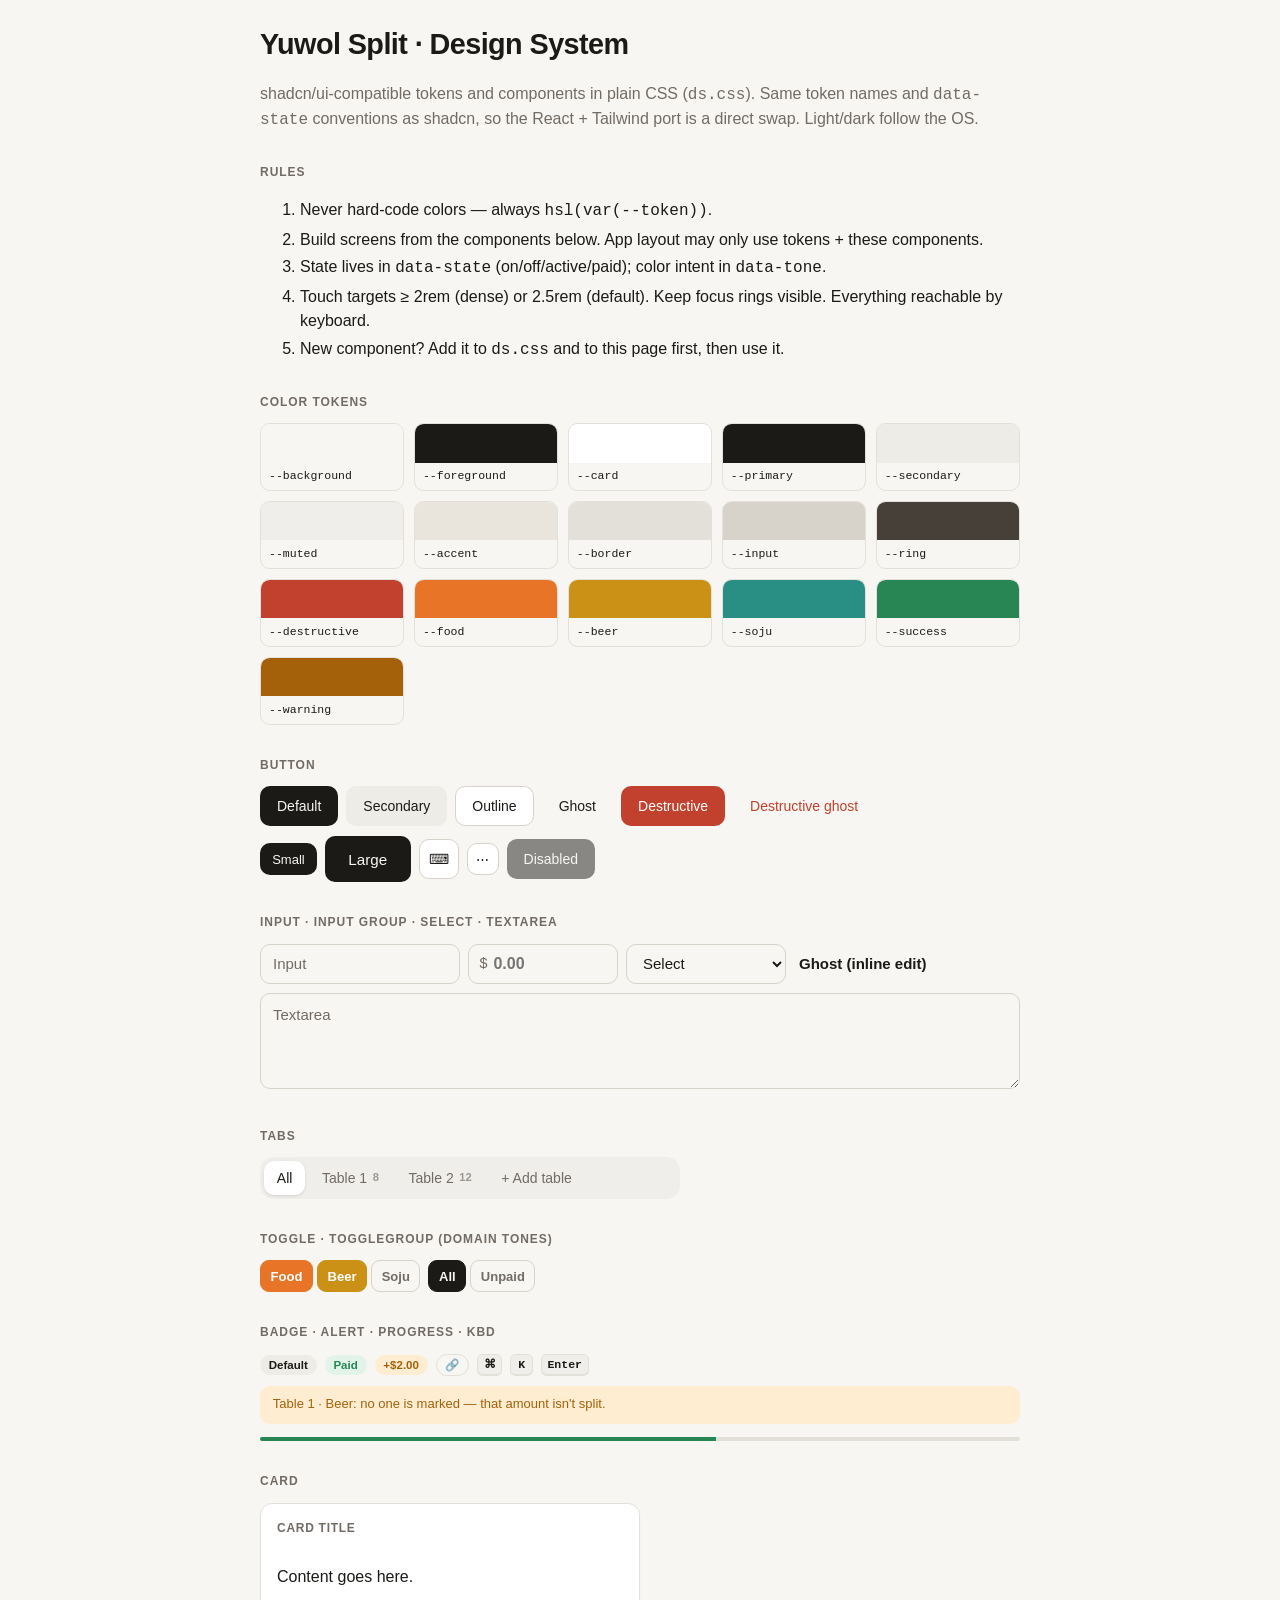
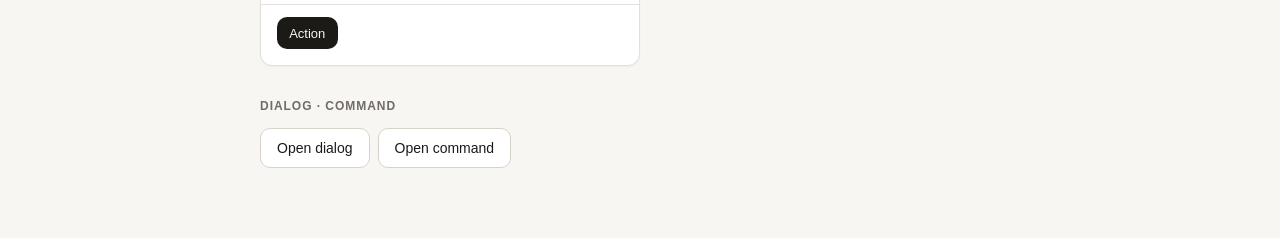
<file: design-system.html>
<!doctype html>
<html lang="en">
<head>
<meta charset="utf-8">
<meta name="viewport" content="width=device-width, initial-scale=1">
<title>Design System</title>
<script>try{var th=localStorage.getItem('billsplit.theme');if(th==='light'||th==='dark')document.documentElement.dataset.theme=th}catch(e){}</script>
<link rel="stylesheet" href="ds.css">
<style>
body{padding:24px 16px 80px}
main{max-width:760px;margin:0 auto}
h1{font-size:1.8rem;margin:0 0 .25rem;letter-spacing:-.02em}
h2{font-size:.75rem;letter-spacing:.08em;text-transform:uppercase;color:hsl(var(--muted-foreground));margin:2rem 0 .75rem}
.demo{display:flex;gap:.5rem;flex-wrap:wrap;align-items:center}
.sw{display:grid;grid-template-columns:repeat(auto-fill,minmax(130px,1fr));gap:.6rem}
.sw div{border:1px solid hsl(var(--border));border-radius:.6rem;overflow:hidden;font-size:.72rem}
.sw i{display:block;height:2.4rem}
.sw span{display:block;padding:.35rem .5rem;font-family:ui-monospace,Menlo,monospace}
ol li{margin:.3rem 0}
</style>
</head>
<body><main>
<h1>Yuwol Split · Design System</h1>
<p class="muted">shadcn/ui-compatible tokens and components in plain CSS (<code>ds.css</code>). Same token names and <code>data-state</code> conventions as shadcn, so the React + Tailwind port is a direct swap. Light/dark follow the OS.</p>

<h2>Rules</h2>
<ol>
  <li>Never hard-code colors — always <code>hsl(var(--token))</code>.</li>
  <li>Build screens from the components below. App layout may only use tokens + these components.</li>
  <li>State lives in <code>data-state</code> (on/off/active/paid); color intent in <code>data-tone</code>.</li>
  <li>Touch targets ≥ 2rem (dense) or 2.5rem (default). Keep focus rings visible. Everything reachable by keyboard.</li>
  <li>New component? Add it to <code>ds.css</code> and to this page first, then use it.</li>
</ol>

<h2>Color tokens</h2>
<div class="sw" id="sw"></div>

<h2>Button</h2>
<div class="demo">
  <button class="btn">Default</button><button class="btn btn-secondary">Secondary</button><button class="btn btn-outline">Outline</button>
  <button class="btn btn-ghost">Ghost</button><button class="btn btn-destructive">Destructive</button><button class="btn btn-destructive-ghost">Destructive ghost</button>
</div>
<div class="demo" style="margin-top:.6rem"><button class="btn btn-sm">Small</button><button class="btn btn-lg">Large</button><button class="btn btn-outline btn-icon">⌨</button><button class="btn btn-outline btn-icon btn-sm">⋯</button><button class="btn" disabled>Disabled</button></div>

<h2>Input · Input group · Select · Textarea</h2>
<div class="demo" style="align-items:flex-start">
  <input class="input" style="max-width:200px" placeholder="Input">
  <div class="input-group" style="max-width:150px"><span>$</span><input placeholder="0.00"></div>
  <select class="select" style="max-width:160px"><option>Select</option></select>
  <input class="input input-ghost" style="max-width:160px" value="Ghost (inline edit)">
</div>
<textarea class="textarea" style="margin-top:.6rem" placeholder="Textarea"></textarea>

<h2>Tabs</h2>
<div class="tabs-list" style="max-width:420px"><button class="tabs-trigger" data-state="active">All</button><button class="tabs-trigger">Table 1 <span class="count">8</span></button><button class="tabs-trigger">Table 2 <span class="count">12</span></button><button class="tabs-trigger" data-variant="add">+ Add table</button></div>

<h2>Toggle · ToggleGroup (domain tones)</h2>
<div class="demo">
  <div class="toggle-group"><button class="toggle" data-tone="food" data-state="on">Food</button><button class="toggle" data-tone="beer" data-state="on">Beer</button><button class="toggle" data-tone="soju" data-state="off">Soju</button></div>
  <div class="toggle-group"><button class="toggle" data-state="on">All</button><button class="toggle" data-state="off">Unpaid</button></div>
</div>

<h2>Badge · Alert · Progress · Kbd</h2>
<div class="demo"><span class="badge">Default</span><span class="badge badge-success">Paid</span><span class="badge badge-warning">+$2.00</span><span class="badge badge-outline">🔗</span>
  <span class="kbd">⌘</span><span class="kbd">K</span><span class="kbd">Enter</span></div>
<div class="alert alert-warning" style="margin-top:.6rem">Table 1 · Beer: no one is marked — that amount isn't split.</div>
<div class="progress" style="margin-top:.8rem"><i style="width:60%"></i></div>

<h2>Card</h2>
<div class="card" style="max-width:380px"><div class="card-header"><h3 class="card-title">Card title</h3></div><div class="card-content">Content goes here.</div><div class="card-footer"><button class="btn btn-sm">Action</button></div></div>

<h2>Dialog · Command</h2>
<div class="demo"><button class="btn btn-outline" id="od">Open dialog</button><button class="btn btn-outline" id="oc">Open command</button></div>
<dialog class="dialog" id="d"><h3 class="dialog-title">Dialog title</h3><p class="dialog-desc">Description text.</p><div class="dialog-footer"><button class="btn btn-outline" onclick="d.close()">Cancel</button><button class="btn" onclick="d.close()">Confirm</button></div></dialog>
<dialog class="dialog" id="c" style="padding:.75rem"><input class="command-input" placeholder="Find a person or run an action…"><div class="command-list"><div class="command-group">People</div>
  <div class="command-item" data-selected="true"><span>○</span><span>Jisoo Park</span><span class="sub">Table 1 · $42.19</span></div><div class="command-item"><span>✓</span><span>Minho Lee</span><span class="sub">Table 1 · $62.53</span></div></div></dialog>

<script>
const sw=document.getElementById('sw');
['background','foreground','card','primary','secondary','muted','accent','border','input','ring','destructive','food','beer','soju','success','warning'].forEach(n=>{
  sw.insertAdjacentHTML('beforeend',`<div><i style="background:hsl(var(--${n}))"></i><span>--${n}</span></div>`);});
document.querySelectorAll('dialog').forEach(x=>{let dn=false;const out=e=>{const r=x.getBoundingClientRect();return e.clientX<r.left||e.clientX>r.right||e.clientY<r.top||e.clientY>r.bottom};
  x.addEventListener('mousedown',e=>{dn=e.target===x&&out(e)});x.addEventListener('click',e=>{if(dn&&e.target===x&&out(e))x.close();dn=false});});
od.onclick=()=>d.showModal(); oc.onclick=()=>c.showModal();
</script>
</main></body></html>
</file>
<file: ds.css>
/* ==========================================================================
   Yuwol Split — Design System
   shadcn/ui-compatible: same token names (HSL channels), same component
   anatomy (Button, Input, Tabs, Toggle, Badge, Card, Dialog, Command, Alert,
   Progress, Kbd, Toast) and data-state attributes — so porting to the real
   React + Tailwind shadcn/ui later is a 1:1 swap.

   RULES
   1. Never hard-code a color. Use hsl(var(--token)). Domain colors
      (food / beer / soju / success / warning) are tokens too.
   2. Compose pages from the components below; app-specific layout lives in
      the page, but must only use tokens + these components.
   3. State goes in data attributes (data-state="on|off|active|paid"), tone in
      data-tone — never in ad-hoc classes.
   4. Touch targets >= 2rem (dense) / 2.5rem (default). Focus ring always on.
   5. Add new components HERE and show them in design-system.html first.
   ========================================================================== */

/* ---------- tokens ---------- */
:root{
  --background:40 25% 96%;  --foreground:30 10% 10%;
  --card:0 0% 100%;         --card-foreground:30 10% 10%;
  --popover:0 0% 100%;      --popover-foreground:30 10% 10%;
  --primary:30 10% 10%;     --primary-foreground:40 25% 96%;
  --secondary:40 18% 92%;   --secondary-foreground:30 10% 10%;
  --muted:40 18% 93%;       --muted-foreground:30 6% 42%;
  --accent:40 22% 89%;      --accent-foreground:30 10% 10%;
  --destructive:8 62% 47%;  --destructive-foreground:0 0% 100%;
  --border:40 15% 87%;      --input:40 15% 82%;     --ring:30 10% 25%;
  --radius:.75rem;
  /* domain tokens */
  --food:24 80% 53%;  --beer:41 80% 44%;  --soju:173 55% 36%;
  --success:148 55% 34%;  --success-soft:148 42% 92%;
  --warning:34 90% 34%;   --warning-soft:36 100% 91%;
  --font:-apple-system,BlinkMacSystemFont,"Segoe UI",Roboto,"Apple SD Gothic Neo","Noto Sans KR",sans-serif;
}
/* Theme: follows the OS unless <html data-theme="light|dark"> is set (see the theme toggle). */
@media (prefers-color-scheme:dark){
  :root:not([data-theme=light]){
    --background:30 8% 7%;   --foreground:40 25% 94%;
    --card:30 8% 10%;        --card-foreground:40 25% 94%;
    --popover:30 8% 11%;     --popover-foreground:40 25% 94%;
    --primary:40 25% 94%;    --primary-foreground:30 10% 8%;
    --secondary:30 6% 16%;   --secondary-foreground:40 25% 94%;
    --muted:30 6% 15%;       --muted-foreground:35 8% 62%;
    --accent:30 6% 20%;      --accent-foreground:40 25% 94%;
    --destructive:6 70% 58%;
    --border:30 6% 19%;      --input:30 6% 25%;   --ring:40 20% 75%;
    --food:24 85% 58%; --beer:42 85% 52%; --soju:173 55% 46%;
    --success:148 50% 52%; --success-soft:148 35% 14%;
    --warning:36 90% 62%;  --warning-soft:36 50% 14%;
    color-scheme:dark}
}
:root[data-theme=dark]{
    --background:30 8% 7%;   --foreground:40 25% 94%;
    --card:30 8% 10%;        --card-foreground:40 25% 94%;
    --popover:30 8% 11%;     --popover-foreground:40 25% 94%;
    --primary:40 25% 94%;    --primary-foreground:30 10% 8%;
    --secondary:30 6% 16%;   --secondary-foreground:40 25% 94%;
    --muted:30 6% 15%;       --muted-foreground:35 8% 62%;
    --accent:30 6% 20%;      --accent-foreground:40 25% 94%;
    --destructive:6 70% 58%;
    --border:30 6% 19%;      --input:30 6% 25%;   --ring:40 20% 75%;
    --food:24 85% 58%; --beer:42 85% 52%; --soju:173 55% 46%;
    --success:148 50% 52%; --success-soft:148 35% 14%;
    --warning:36 90% 62%;  --warning-soft:36 50% 14%;
    color-scheme:dark}
:root[data-theme=light]{color-scheme:light}

/* ---------- base ---------- */
*{box-sizing:border-box;-webkit-tap-highlight-color:transparent}
[hidden]{display:none!important}
body{margin:0;background:hsl(var(--background));color:hsl(var(--foreground));font:16px/1.45 var(--font)}
:focus-visible{outline:2px solid hsl(var(--ring));outline-offset:2px}

/* ---------- Button ---------- */
.btn{display:inline-flex;align-items:center;justify-content:center;gap:.4rem;height:2.5rem;padding:0 1rem;
  border:1px solid transparent;border-radius:calc(var(--radius) - 2px);font:500 .875rem/1 var(--font);white-space:nowrap;cursor:pointer;
  background:hsl(var(--primary));color:hsl(var(--primary-foreground));transition:background .15s,transform .05s,opacity .15s}
.btn:hover{opacity:.9}.btn:active{transform:scale(.97)}
.btn:disabled{opacity:.5;pointer-events:none}
.btn-secondary{background:hsl(var(--secondary));color:hsl(var(--secondary-foreground))}
.btn-outline{background:hsl(var(--card));color:hsl(var(--foreground));border-color:hsl(var(--input))}
.btn-outline:hover,.btn-ghost:hover{background:hsl(var(--accent));opacity:1}
.btn-ghost{background:transparent;color:hsl(var(--foreground))}
.btn-destructive{background:hsl(var(--destructive));color:hsl(var(--destructive-foreground))}
.btn-destructive-ghost{background:transparent;color:hsl(var(--destructive))}
.btn-destructive-ghost:hover{background:hsl(var(--destructive) / .1);opacity:1}
.btn-sm{height:2rem;padding:0 .7rem;font-size:.8125rem}
.btn-icon{width:2.5rem;padding:0}
.btn-icon.btn-sm{width:2rem}
.btn-lg{height:2.9rem;padding:0 1.4rem;font-size:.95rem}

/* ---------- Input / Select / Textarea / Label ---------- */
.input,.select,.textarea{width:100%;height:2.5rem;padding:0 .75rem;border:1px solid hsl(var(--input));border-radius:calc(var(--radius) - 2px);
  background:hsl(var(--background));color:hsl(var(--foreground));font:inherit;font-size:.9375rem;min-width:0}
.input::placeholder,.textarea::placeholder{color:hsl(var(--muted-foreground))}
.input:focus-visible,.select:focus-visible,.textarea:focus-visible{outline:2px solid hsl(var(--ring));outline-offset:0;border-color:transparent}
.textarea{height:auto;min-height:6rem;padding:.6rem .75rem;resize:vertical}
.input-sm,.select-sm{height:2rem;font-size:.8125rem;padding:0 .5rem}
.input-ghost{border-color:transparent;background:transparent;padding:0 .25rem;font-weight:600}
.input-ghost:hover{border-color:hsl(var(--border))}
.input-group{display:flex;align-items:center;height:2.5rem;border:1px solid hsl(var(--input));border-radius:calc(var(--radius) - 2px);background:hsl(var(--background));padding:0 .65rem;gap:.25rem}
.input-group:focus-within{outline:2px solid hsl(var(--ring));border-color:transparent}
.input-group>span{color:hsl(var(--muted-foreground));font-size:.9rem}
.input-group>input{flex:1;min-width:0;border:0;outline:0;background:transparent;color:inherit;font:inherit;font-weight:600;height:100%}
.label{display:block;font-size:.8125rem;font-weight:500;margin-bottom:.35rem}
.muted{color:hsl(var(--muted-foreground))}
.sep{height:1px;background:hsl(var(--border));border:0;margin:.75rem 0}

/* ---------- Card ---------- */
.card{background:hsl(var(--card));color:hsl(var(--card-foreground));border:1px solid hsl(var(--border));border-radius:var(--radius);box-shadow:0 1px 2px hsl(30 10% 10% / .04)}
.card-header{padding:1rem 1rem 0}
.card-content{padding:1rem}
.card-footer{padding:.75rem 1rem 1rem;border-top:1px solid hsl(var(--border))}
.card-title{font-size:.75rem;font-weight:600;letter-spacing:.06em;text-transform:uppercase;color:hsl(var(--muted-foreground));margin:0 0 .75rem}

/* ---------- Tabs ---------- */
.tabs-list{display:flex;gap:.25rem;padding:.25rem;border-radius:calc(var(--radius) + 2px);background:hsl(var(--muted));overflow-x:auto;scrollbar-width:none}
.tabs-list::-webkit-scrollbar{display:none}
.tabs-trigger{flex:none;display:inline-flex;align-items:center;gap:.35rem;height:2.125rem;padding:0 .8rem;border:0;border-radius:calc(var(--radius) - 2px);background:transparent;
  color:hsl(var(--muted-foreground));font:500 .875rem/1 var(--font);cursor:pointer;white-space:nowrap}
.tabs-trigger:hover{color:hsl(var(--foreground))}
.tabs-trigger[data-state=active]{background:hsl(var(--card));color:hsl(var(--foreground));box-shadow:0 1px 3px hsl(30 10% 10% / .12)}
.tabs-trigger .count{font-size:.7rem;font-weight:600;opacity:.65}
.tabs-trigger[data-variant=add]{color:hsl(var(--muted-foreground))}

/* ---------- Toggle / ToggleGroup ---------- */
.toggle-group{display:inline-flex;gap:.25rem}
.toggle{display:inline-flex;align-items:center;justify-content:center;min-width:2rem;height:2rem;padding:0 .6rem;border:1px solid hsl(var(--input));border-radius:calc(var(--radius) - 3px);
  background:transparent;color:hsl(var(--muted-foreground));font:600 .8125rem/1 var(--font);cursor:pointer}
.toggle:hover{background:hsl(var(--accent))}
.toggle[data-state=on]{background:hsl(var(--primary));border-color:hsl(var(--primary));color:hsl(var(--primary-foreground))}
.toggle[data-tone=food][data-state=on]{background:hsl(var(--food));border-color:hsl(var(--food));color:#fff}
.toggle[data-tone=beer][data-state=on]{background:hsl(var(--beer));border-color:hsl(var(--beer));color:#fff}
.toggle[data-tone=soju][data-state=on]{background:hsl(var(--soju));border-color:hsl(var(--soju));color:#fff}

/* ---------- Badge ---------- */
.badge{display:inline-flex;align-items:center;gap:.25rem;padding:.12rem .55rem;border-radius:999px;font-size:.72rem;font-weight:600;line-height:1.4;
  background:hsl(var(--secondary));color:hsl(var(--secondary-foreground))}
.badge-success{background:hsl(var(--success-soft));color:hsl(var(--success))}
.badge-warning{background:hsl(var(--warning-soft));color:hsl(var(--warning))}
.badge-outline{background:transparent;border:1px solid hsl(var(--border))}

/* ---------- Alert ---------- */
.alert{padding:.6rem .8rem;border-radius:calc(var(--radius) - 2px);font-size:.8125rem;background:hsl(var(--muted))}
.alert-warning{background:hsl(var(--warning-soft));color:hsl(var(--warning))}

/* ---------- Progress ---------- */
.progress{height:.3rem;border-radius:999px;background:hsl(var(--border));overflow:hidden}
.progress>i{display:block;height:100%;width:0;background:hsl(var(--success));transition:width .25s}

/* ---------- Kbd ---------- */
.kbd{display:inline-flex;align-items:center;justify-content:center;min-width:1.4rem;height:1.4rem;padding:0 .35rem;border:1px solid hsl(var(--border));border-bottom-width:2px;border-radius:.35rem;
  background:hsl(var(--muted));color:hsl(var(--foreground));font:600 .72rem/1 ui-monospace,SFMono-Regular,Menlo,monospace}

/* ---------- Dialog ---------- */
.dialog{border:1px solid hsl(var(--border));border-radius:calc(var(--radius) + 6px);background:hsl(var(--popover));color:hsl(var(--popover-foreground));padding:1.25rem;
  width:min(620px,calc(100vw - 24px));max-height:88vh;box-shadow:0 20px 50px hsl(0 0% 0% / .25)}
.dialog::backdrop{background:hsl(0 0% 0% / .45);backdrop-filter:blur(2px)}
.dialog-title{margin:0 0 .25rem;font-size:1.15rem;font-weight:600}
.dialog-desc{margin:0 0 .85rem;font-size:.875rem;color:hsl(var(--muted-foreground))}
.dialog-footer{display:flex;gap:.5rem;justify-content:flex-end;margin-top:1rem;flex-wrap:wrap}

/* ---------- Command (palette) ---------- */
.command-input{width:100%;height:2.75rem;border:0;border-bottom:1px solid hsl(var(--border));background:transparent;color:inherit;font:inherit;font-size:1rem;padding:0 .25rem;outline:0}
.command-list{max-height:50vh;overflow:auto;padding:.4rem 0 0}
.command-group{font-size:.7rem;font-weight:600;letter-spacing:.06em;text-transform:uppercase;color:hsl(var(--muted-foreground));padding:.5rem .5rem .25rem}
.command-item{display:flex;align-items:center;gap:.6rem;padding:.55rem .6rem;border-radius:calc(var(--radius) - 3px);cursor:pointer;font-size:.9375rem}
.command-item[data-selected=true]{background:hsl(var(--accent))}
.command-item .sub{margin-left:auto;font-size:.78rem;color:hsl(var(--muted-foreground))}

/* ---------- Toast ---------- */
.toast{position:fixed;left:50%;bottom:6.5rem;transform:translate(-50%,20px);background:hsl(var(--foreground));color:hsl(var(--background));padding:.55rem 1rem;border-radius:999px;
  font-size:.875rem;opacity:0;transition:.25s;pointer-events:none;z-index:99}
.toast.show{opacity:1;transform:translate(-50%,0)}
</file>
